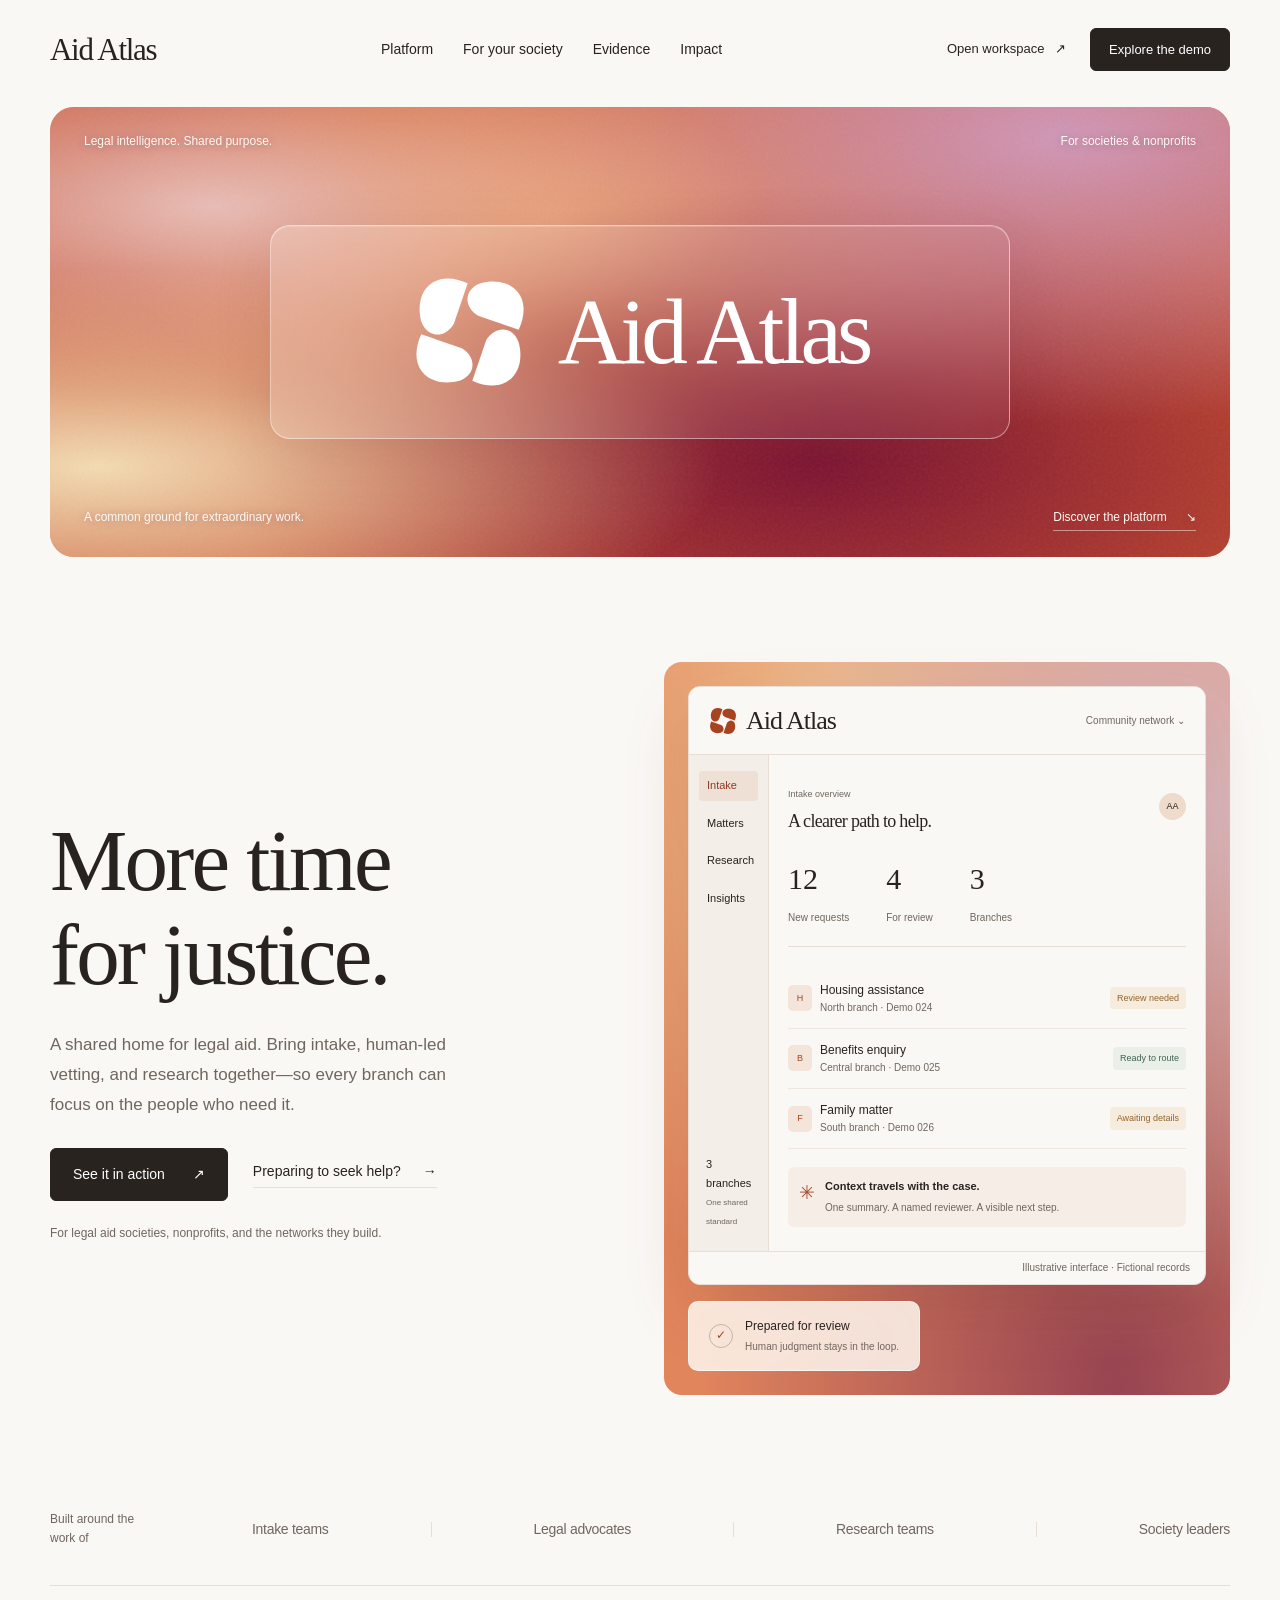
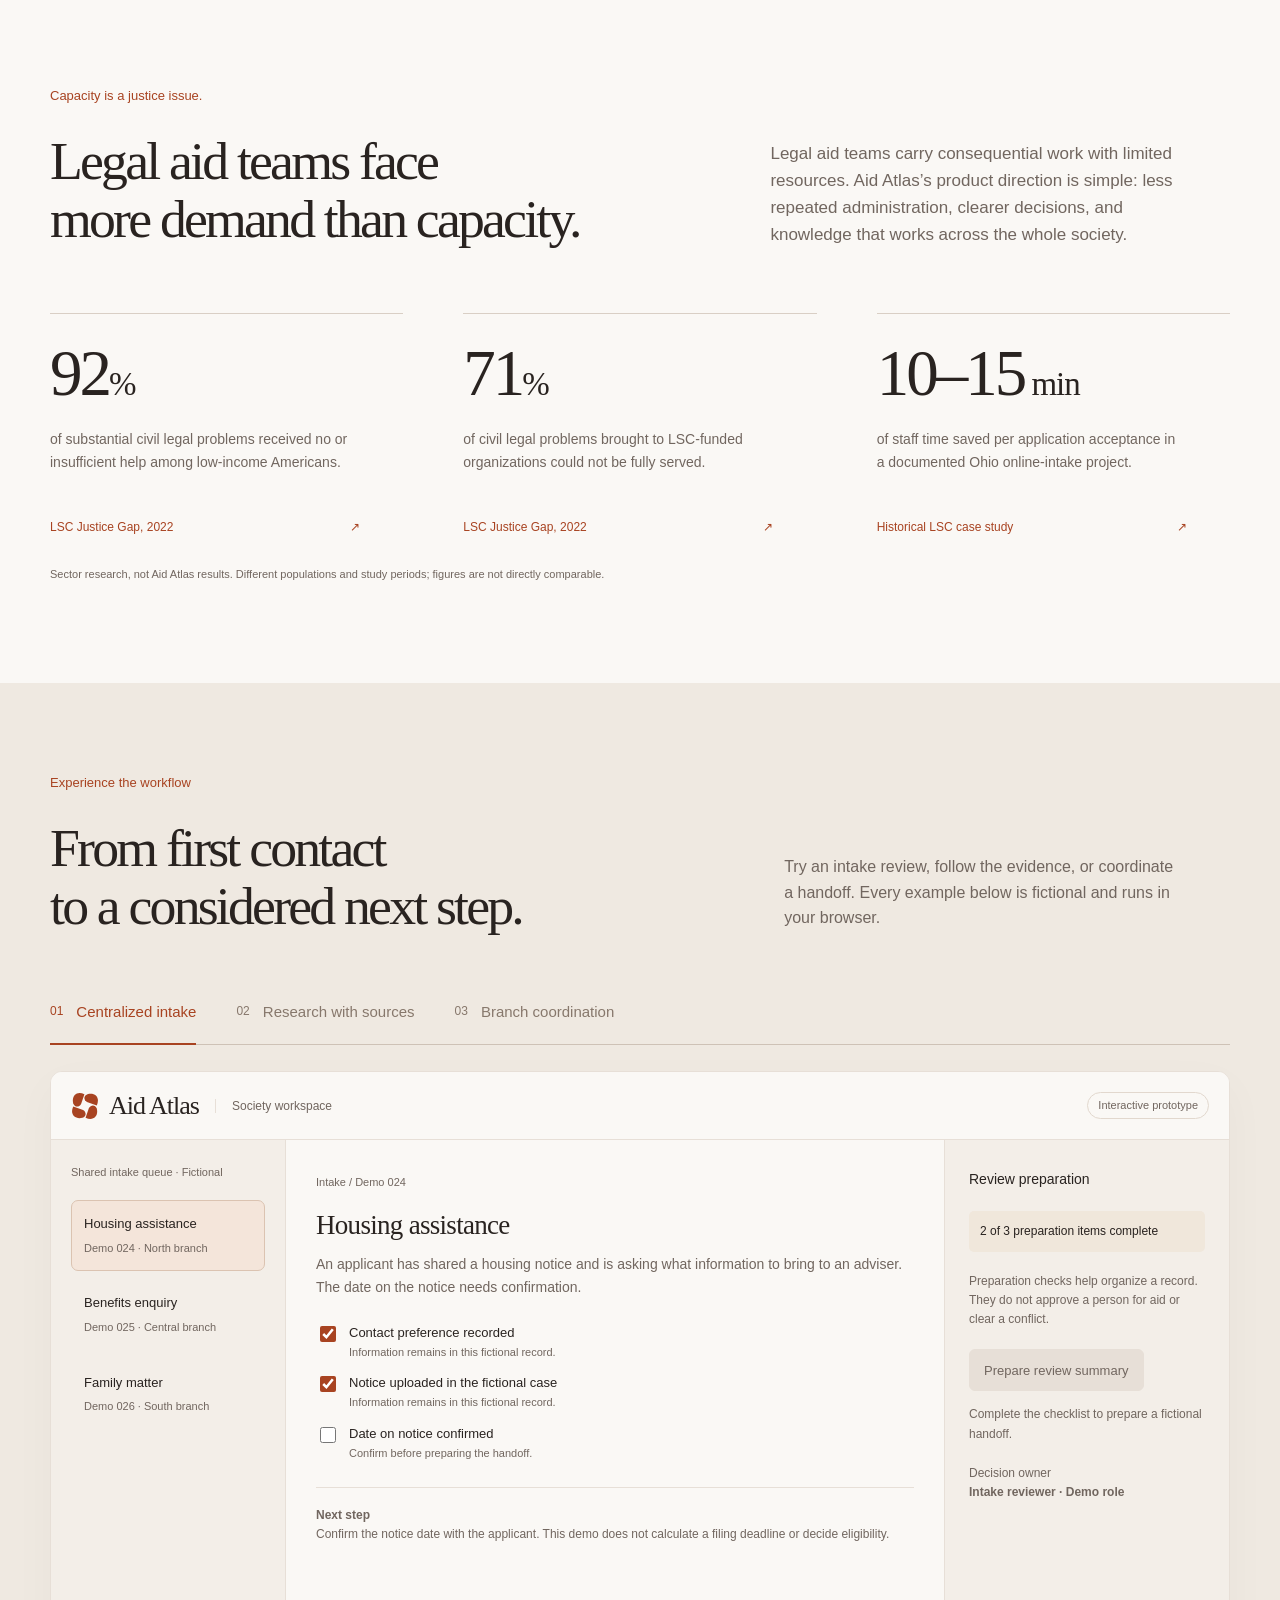
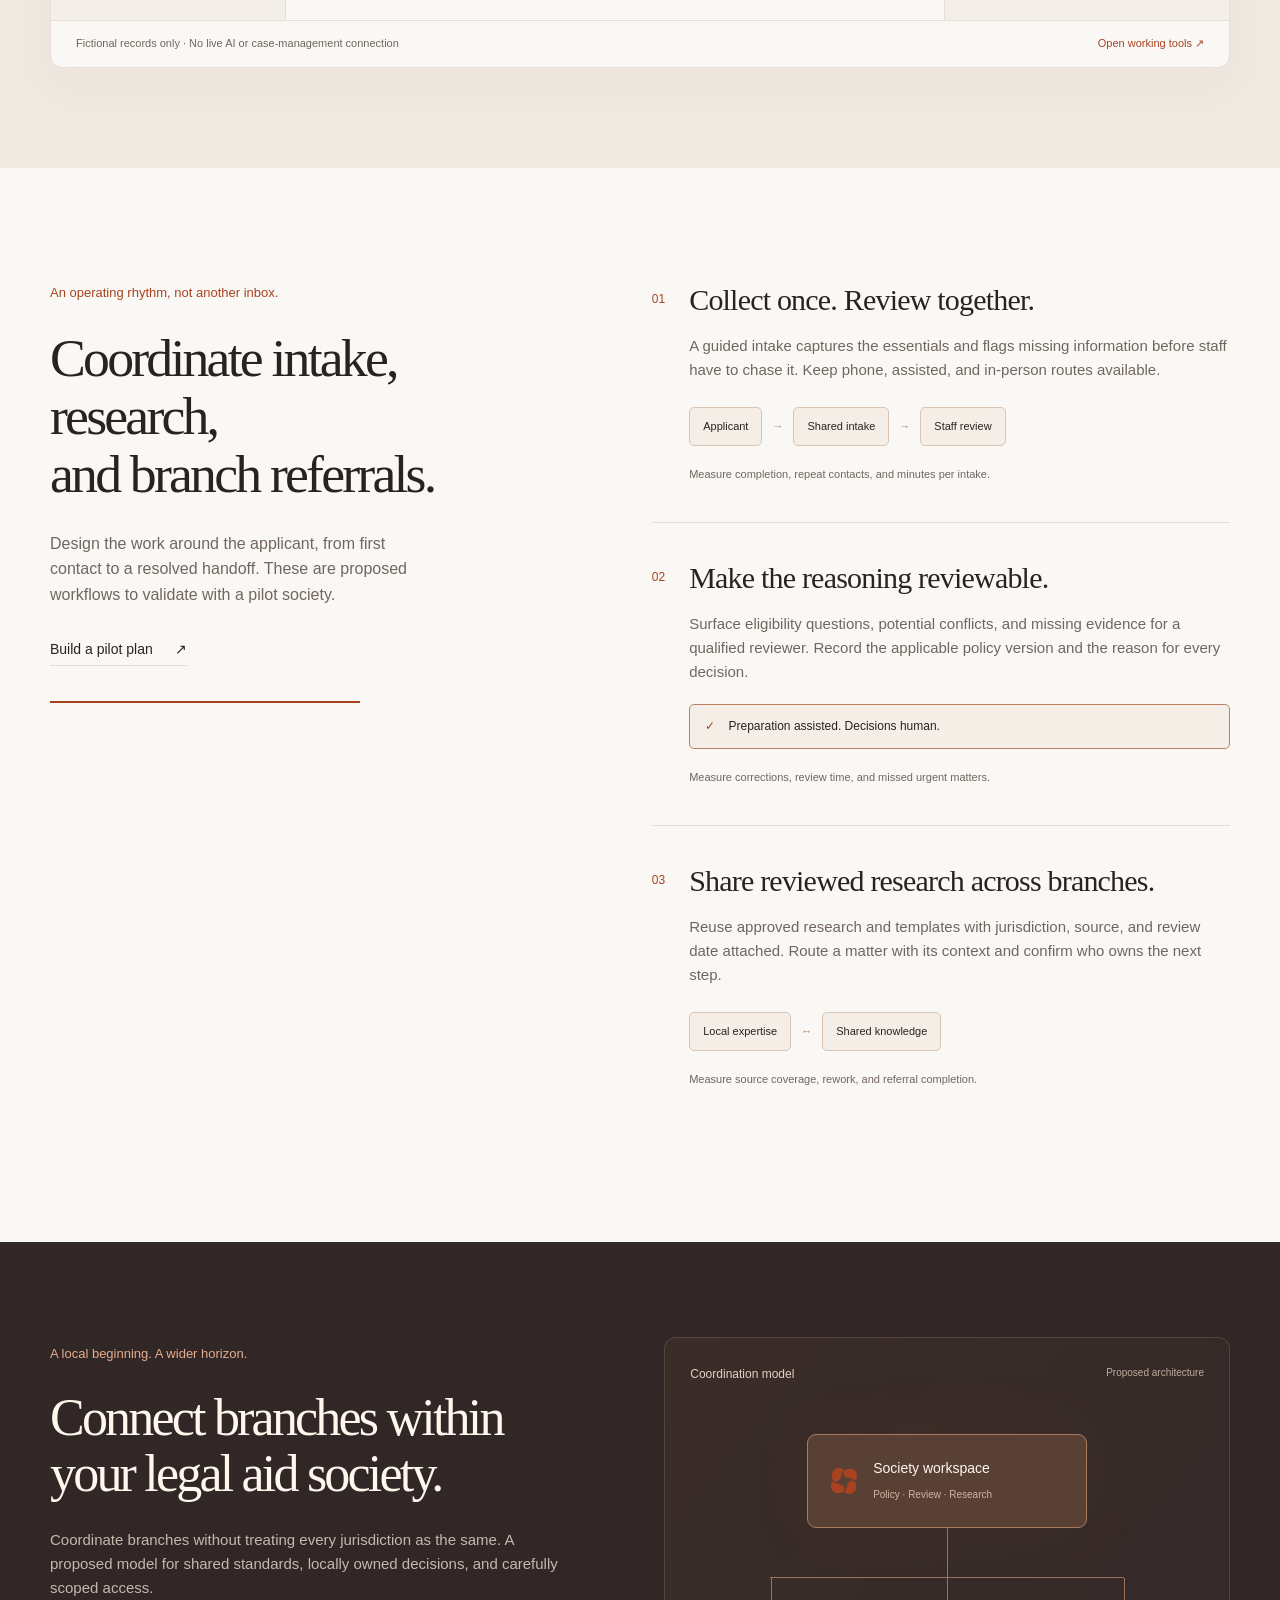
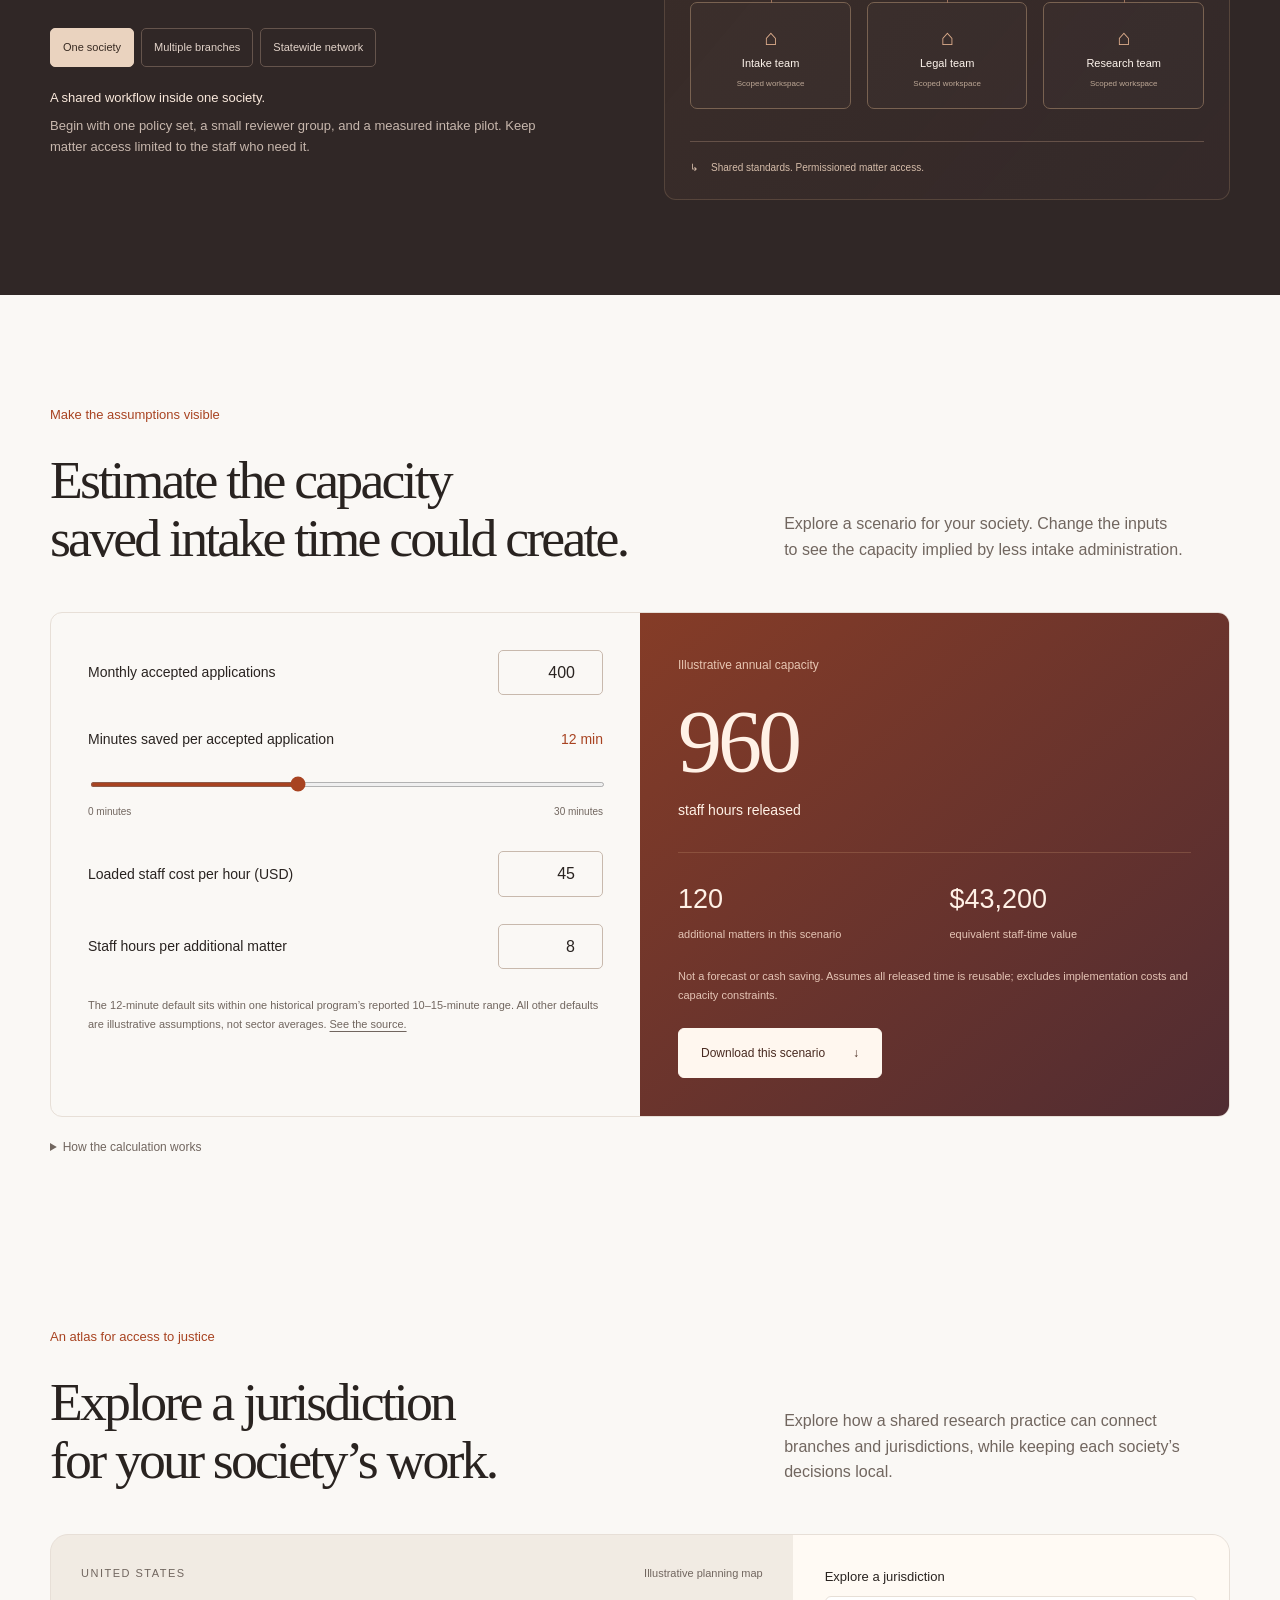
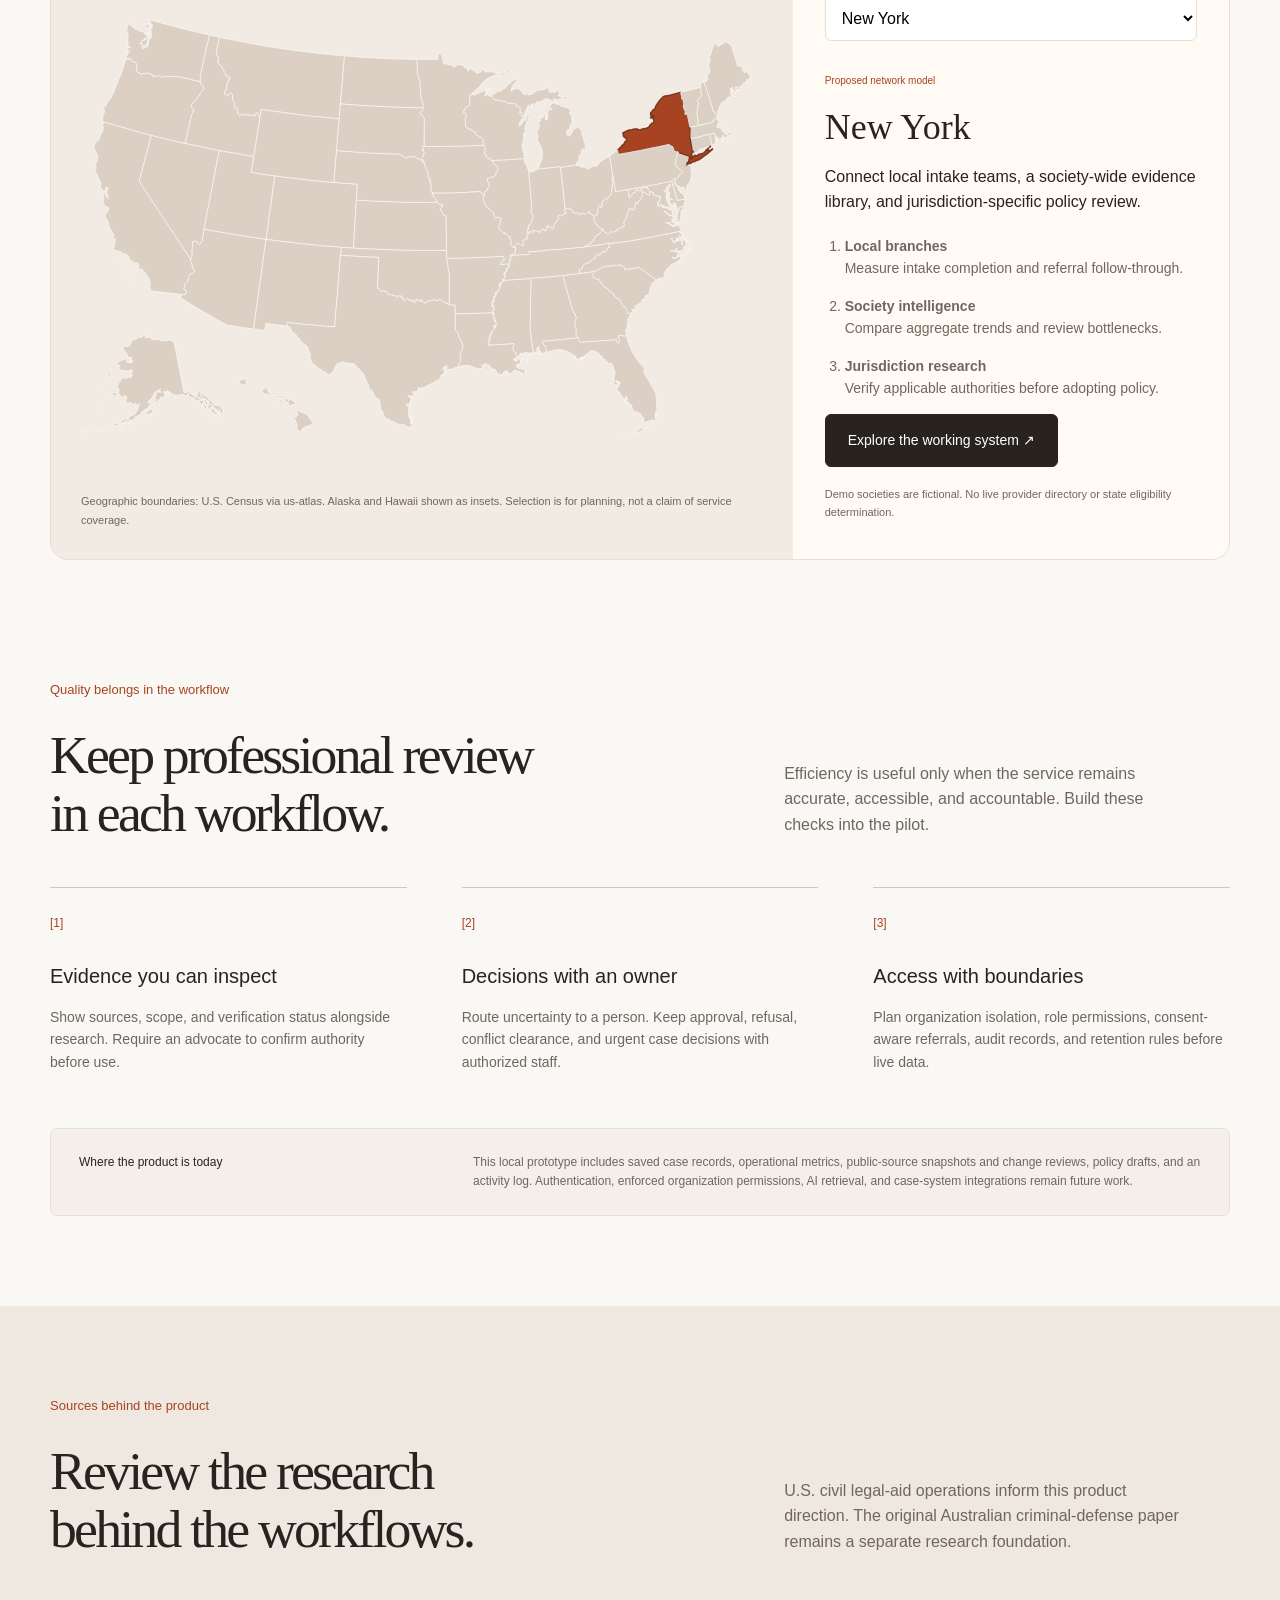
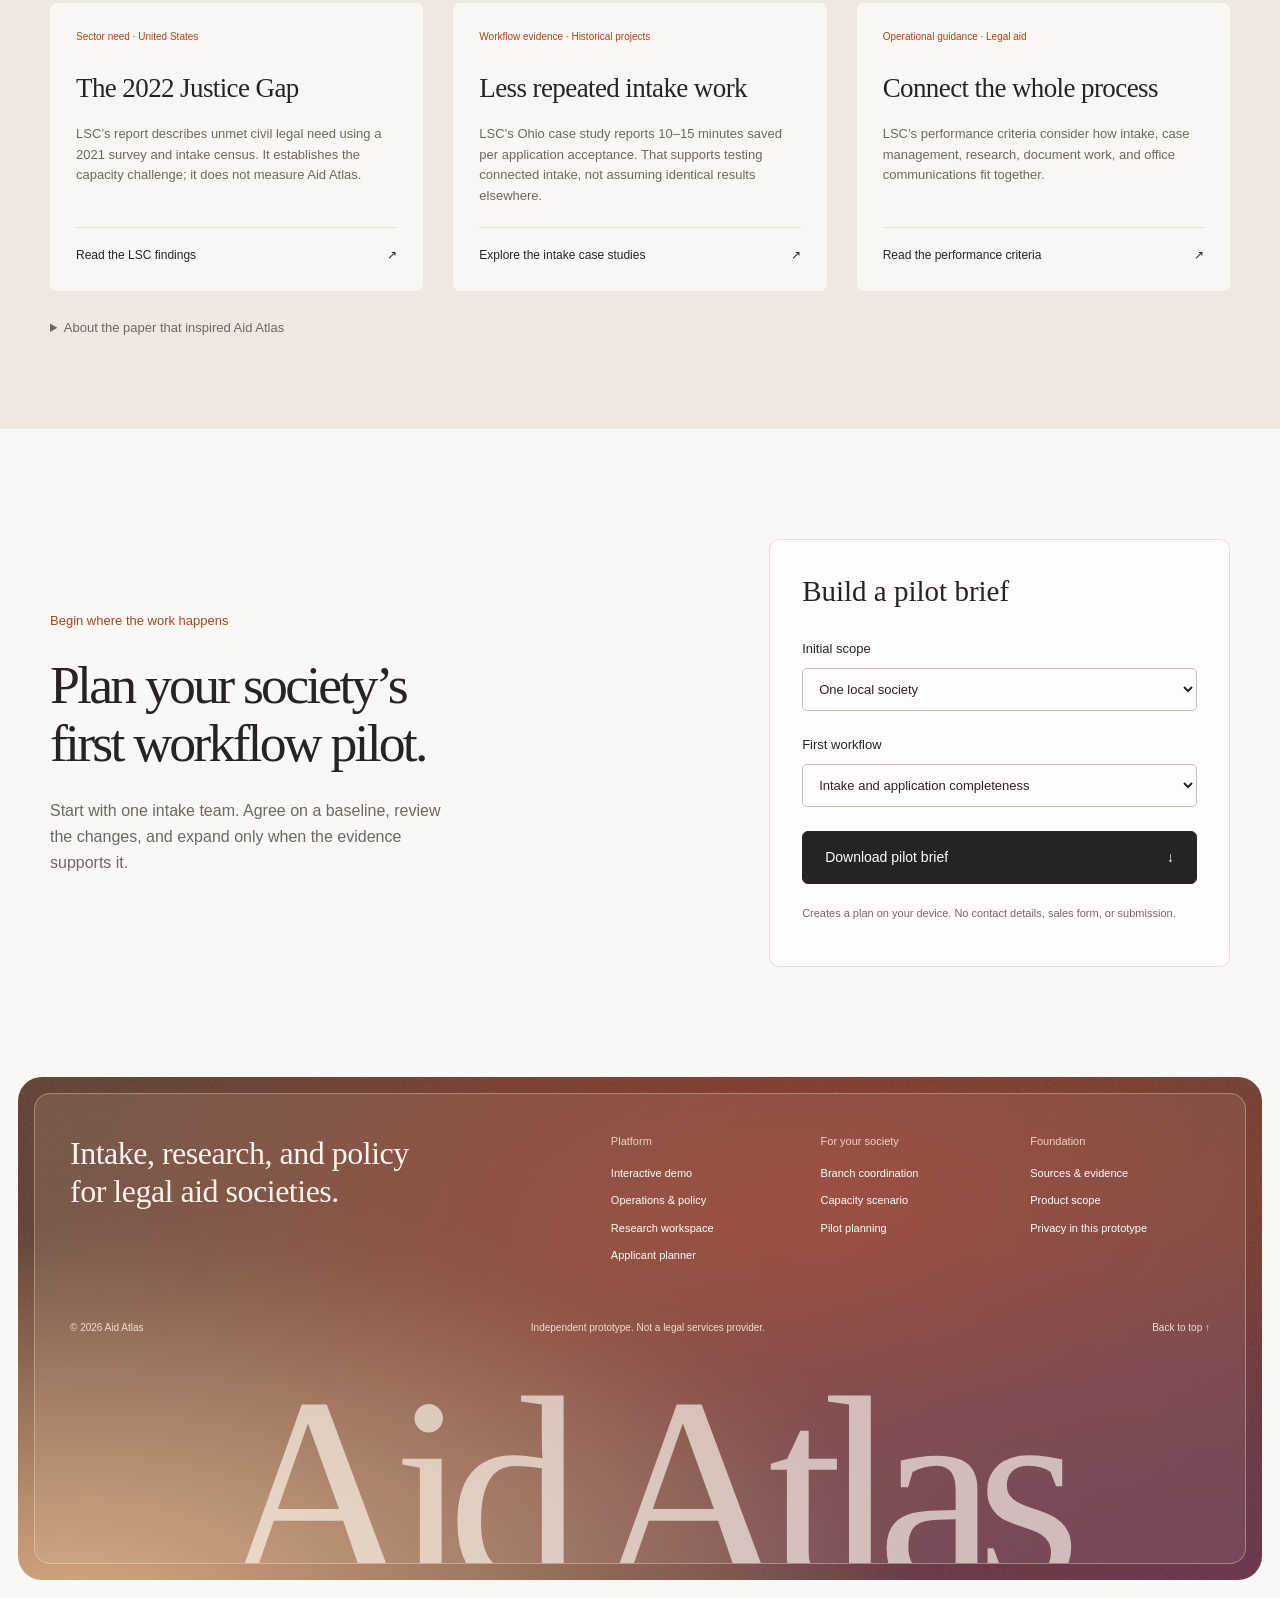
<file: index.html>
<!doctype html>
<html lang="en">
<head>
<meta charset="utf-8"><meta name="viewport" content="width=device-width,initial-scale=1"><meta name="theme-color" content="#faf8f5"><meta name="description" content="Aid Atlas is a legal-aid platform prototype for coordinated intake, human-led review, shared research, and branch-level capacity planning."><title>Aid Atlas — More time for justice.</title>
<link rel="icon" href="favicon.svg" type="image/svg+xml"><link rel="stylesheet" href="landing.css">
</head>
<body>
<a class="skip" href="#main">Skip to content</a>
<header class="site-header"><a class="wordmark" href="index.html" aria-label="Aid Atlas home">Aid Atlas</a><nav class="desktop-nav" aria-label="Main navigation"><a href="#platform">Platform</a><a href="#network">For your society</a><a href="#evidence">Evidence</a><a href="#impact">Impact</a></nav><div class="header-actions"><a class="quiet-link" href="system.html">Open workspace <span aria-hidden="true">↗</span></a><a class="button small" href="#demo">Explore the demo</a><button class="menu-toggle" aria-expanded="false" aria-controls="mobile-nav" aria-label="Toggle menu"><span></span><span></span></button></div></header>
<nav id="mobile-nav" aria-label="Mobile navigation" hidden><a href="#platform">Platform</a><a href="#network">For your society</a><a href="#evidence">Evidence</a><a href="#impact">Impact</a><a href="system.html">Open workspace</a></nav>
<main id="main">
<section class="brand-banner section-width" aria-label="Aid Atlas — Legal intelligence for the public good"><div class="banner-wash" aria-hidden="true"></div><div class="banner-topline"><span>Legal intelligence. Shared purpose.</span><span>For societies & nonprofits</span></div><div class="glass-brand"><svg class="atlas-emblem" viewBox="0 0 100 100" aria-hidden="true"><path d="M48 8C20-5 1 14 8 41c5 14 20 15 28 2L48 8Z" fill="currentColor"/><path d="M92 48C105 20 86 1 59 8c-14 5-15 20-2 28l35 12Z" fill="currentColor"/><path d="M52 92c28 13 47-6 40-33-5-14-20-15-28-2L52 92Z" fill="currentColor"/><path d="M8 52C-5 80 14 99 41 92c14-5 15-20 2-28L8 52Z" fill="currentColor"/></svg><span>Aid Atlas</span></div><div class="banner-bottomline"><span>A common ground for extraordinary work.</span><a href="#demo">Discover the platform <span aria-hidden="true">↘</span></a></div></section>
<section class="hero section-width">
<div class="hero-copy"><h1>More time<br> for justice.</h1><p class="hero-description">A shared home for legal aid. Bring intake, human-led vetting, and research together—so every branch can focus on the people who need it.</p><div class="hero-actions"><a class="button" href="#demo">See it in action <span aria-hidden="true">↗</span></a><a class="text-link" href="workspace.html#applicant">Preparing to seek help? <span aria-hidden="true">→</span></a></div><p class="hero-note">For legal aid societies, nonprofits, and the networks they build.</p></div>
<div class="hero-visual" aria-label="Illustrative preview of the Aid Atlas intake workspace">
<div class="hero-art" aria-hidden="true"></div><div class="preview-window"><div class="preview-title"><span class="product-mark"><svg class="atlas-emblem" viewBox="0 0 100 100" aria-hidden="true"><path d="M48 8C20-5 1 14 8 41c5 14 20 15 28 2L48 8Z" fill="currentColor"/><path d="M92 48C105 20 86 1 59 8c-14 5-15 20-2 28l35 12Z" fill="currentColor"/><path d="M52 92c28 13 47-6 40-33-5-14-20-15-28-2L52 92Z" fill="currentColor"/><path d="M8 52C-5 80 14 99 41 92c14-5 15-20 2-28L8 52Z" fill="currentColor"/></svg></span><strong>Aid Atlas</strong><span class="preview-branch">Community network <span aria-hidden="true">⌄</span></span></div><div class="preview-layout"><div class="preview-nav"><span class="selected">Intake</span><span>Matters</span><span>Research</span><span>Insights</span><div class="preview-nav-bottom">3 branches<br><small>One shared standard</small></div></div><div class="preview-main"><div class="preview-heading"><div><span class="muted-label">Intake overview</span><h3>A clearer path to help.</h3></div><span class="avatar">AA</span></div><div class="preview-metrics"><div><strong>12</strong><span>New requests</span></div><div><strong>4</strong><span>For review</span></div><div><strong>3</strong><span>Branches</span></div></div><div class="preview-row"><span class="matter-icon">H</span><div><strong>Housing assistance</strong><small>North branch · Demo 024</small></div><span class="status amber">Review needed</span></div><div class="preview-row"><span class="matter-icon">B</span><div><strong>Benefits enquiry</strong><small>Central branch · Demo 025</small></div><span class="status">Ready to route</span></div><div class="preview-row"><span class="matter-icon">F</span><div><strong>Family matter</strong><small>South branch · Demo 026</small></div><span class="status amber">Awaiting details</span></div><div class="preview-insight"><span class="spark" aria-hidden="true">✳</span><div><strong>Context travels with the case.</strong><p>One summary. A named reviewer. A visible next step.</p></div></div></div></div><div class="preview-caption">Illustrative interface · Fictional records</div></div><div class="floating-note"><span class="note-icon" aria-hidden="true">✓</span><div>Prepared for review<small>Human judgment stays in the loop.</small></div></div>
</div></section>
<div class="audience-strip section-width"><span>Built around the work of</span><strong>Intake teams</strong><span class="strip-divider"></span><strong>Legal advocates</strong><span class="strip-divider"></span><strong>Research teams</strong><span class="strip-divider"></span><strong>Society leaders</strong></div>
<section class="mission section-width" id="platform"><div><p class="eyebrow">Capacity is a justice issue.</p><h2>Legal aid teams face<br>more demand than capacity.</h2></div><p>Legal aid teams carry consequential work with limited resources. Aid Atlas’s product direction is simple: less repeated administration, clearer decisions, and knowledge that works across the whole society.</p></section>
<section class="evidence-strip section-width" aria-label="Legal aid research figures"><article><span class="stat-number">92<span>%</span></span><p>of substantial civil legal problems received no or insufficient help among low-income Americans.</p><a href="#source-1">LSC Justice Gap, 2022 <span>↗</span></a></article><article><span class="stat-number">71<span>%</span></span><p>of civil legal problems brought to LSC-funded organizations could not be fully served.</p><a href="#source-1">LSC Justice Gap, 2022 <span>↗</span></a></article><article><span class="stat-number">10–15<span> min</span></span><p>of staff time saved per application acceptance in a documented Ohio online-intake project.</p><a href="#source-2">Historical LSC case study <span>↗</span></a></article></section>
<p class="stat-disclaimer section-width">Sector research, not Aid Atlas results. Different populations and study periods; figures are not directly comparable.</p>
<section class="demo-section" id="demo"><div class="section-width"><div class="section-heading"><div><p class="eyebrow">Experience the workflow</p><h2>From first contact<br>to a considered next step.</h2></div><p>Try an intake review, follow the evidence, or coordinate a handoff. Every example below is fictional and runs in your browser.</p></div>
<div class="demo-tabs" role="tablist" aria-label="Product demonstrations"><button role="tab" id="tab-intake" aria-controls="demo-panel" aria-selected="true" data-demo="intake">01 <span>Centralized intake</span></button><button role="tab" id="tab-research" aria-controls="demo-panel" aria-selected="false" tabindex="-1" data-demo="research">02 <span>Research with sources</span></button><button role="tab" id="tab-routing" aria-controls="demo-panel" aria-selected="false" tabindex="-1" data-demo="routing">03 <span>Branch coordination</span></button></div>
<div class="demo-shell"><div class="demo-topbar"><span class="demo-identity"><span class="product-mark"><svg class="atlas-emblem" viewBox="0 0 100 100" aria-hidden="true"><path d="M48 8C20-5 1 14 8 41c5 14 20 15 28 2L48 8Z" fill="currentColor"/><path d="M92 48C105 20 86 1 59 8c-14 5-15 20-2 28l35 12Z" fill="currentColor"/><path d="M52 92c28 13 47-6 40-33-5-14-20-15-28-2L52 92Z" fill="currentColor"/><path d="M8 52C-5 80 14 99 41 92c14-5 15-20 2-28L8 52Z" fill="currentColor"/></svg></span><span class="demo-brand">Aid Atlas</span><span class="demo-workspace">Society workspace</span></span><span class="demo-badge">Interactive prototype</span></div><div id="demo-panel" role="tabpanel" aria-labelledby="tab-intake" tabindex="0"></div><div class="demo-bottom"><span>Fictional records only · No live AI or case-management connection</span><a href="workspace.html">Open working tools <span aria-hidden="true">↗</span></a></div></div>
</div></section>
<section class="workflow-story section-width" id="workflow"><div class="story-intro"><p class="eyebrow">An operating rhythm, not another inbox.</p><h2>Coordinate intake, research,<br>and branch referrals.</h2><p>Design the work around the applicant, from first contact to a resolved handoff. These are proposed workflows to validate with a pilot society.</p><a class="text-link" href="#pilot">Build a pilot plan <span aria-hidden="true">↗</span></a><div class="story-progress" aria-hidden="true"><span></span></div></div><div class="story-steps"><article class="story-step"><span class="step-index">01</span><div><h3>Collect once. Review together.</h3><p>A guided intake captures the essentials and flags missing information before staff have to chase it. Keep phone, assisted, and in-person routes available.</p><div class="micro-workflow"><span>Applicant</span><i aria-hidden="true">→</i><span>Shared intake</span><i aria-hidden="true">→</i><span>Staff review</span></div><small>Measure completion, repeat contacts, and minutes per intake.</small></div></article><article class="story-step"><span class="step-index">02</span><div><h3>Make the reasoning reviewable.</h3><p>Surface eligibility questions, potential conflicts, and missing evidence for a qualified reviewer. Record the applicable policy version and the reason for every decision.</p><div class="review-chip"><span aria-hidden="true">✓</span> Preparation assisted. Decisions human.</div><small>Measure corrections, review time, and missed urgent matters.</small></div></article><article class="story-step"><span class="step-index">03</span><div><h3>Share reviewed research across branches.</h3><p>Reuse approved research and templates with jurisdiction, source, and review date attached. Route a matter with its context and confirm who owns the next step.</p><div class="micro-workflow"><span>Local expertise</span><i aria-hidden="true">↔</i><span>Shared knowledge</span></div><small>Measure source coverage, rework, and referral completion.</small></div></article></div></section>
<section class="network-section" id="network"><div class="section-width network-grid"><div><p class="eyebrow">A local beginning. A wider horizon.</p><h2>Connect branches within<br>your legal aid society.</h2><p>Coordinate branches without treating every jurisdiction as the same. A proposed model for shared standards, locally owned decisions, and carefully scoped access.</p><div class="scale-controls" role="group" aria-label="Explore organization scale"><button data-scale="local" aria-pressed="true">One society</button><button data-scale="branches" aria-pressed="false">Multiple branches</button><button data-scale="state" aria-pressed="false">Statewide network</button></div><div id="scale-description" aria-live="polite"></div></div><div class="network-map" aria-label="Proposed society and branch coordination structure"><div class="network-label">Coordination model <span>Proposed architecture</span></div><div class="network-hub"><span class="product-mark"><svg class="atlas-emblem" viewBox="0 0 100 100" aria-hidden="true"><path d="M48 8C20-5 1 14 8 41c5 14 20 15 28 2L48 8Z" fill="currentColor"/><path d="M92 48C105 20 86 1 59 8c-14 5-15 20-2 28l35 12Z" fill="currentColor"/><path d="M52 92c28 13 47-6 40-33-5-14-20-15-28-2L52 92Z" fill="currentColor"/><path d="M8 52C-5 80 14 99 41 92c14-5 15-20 2-28L8 52Z" fill="currentColor"/></svg></span><div><strong id="hub-label">Society workspace</strong><span>Policy · Review · Research</span></div></div><div class="network-connectors" aria-hidden="true"></div><div class="branch-nodes"><div class="branch-node" data-node="0"><span class="node-symbol" aria-hidden="true">⌂</span><strong id="node-0">Intake team</strong><small>Scoped workspace</small></div><div class="branch-node" data-node="1"><span class="node-symbol" aria-hidden="true">⌂</span><strong id="node-1">Legal team</strong><small>Scoped workspace</small></div><div class="branch-node" data-node="2"><span class="node-symbol" aria-hidden="true">⌂</span><strong id="node-2">Research team</strong><small>Scoped workspace</small></div></div><div class="network-rule"><span aria-hidden="true">↳</span> Shared standards. Permissioned matter access.</div></div></div></section>
<section class="impact-section section-width" id="impact"><div class="section-heading"><div><p class="eyebrow">Make the assumptions visible</p><h2>Estimate the capacity<br>saved intake time could create.</h2></div><p>Explore a scenario for your society. Change the inputs to see the capacity implied by less intake administration.</p></div><div class="impact-grid"><form class="impact-controls" id="impact-form"><div class="input-row"><label for="monthly-intakes">Monthly accepted applications</label><input id="monthly-intakes" type="number" value="400" min="0" max="100000" step="1" required></div><div class="range-label"><label for="minutes-saved">Minutes saved per accepted application</label><output for="minutes-saved" id="minutes-output">12 min</output></div><input id="minutes-saved" type="range" min="0" max="30" step="1" value="12"><div class="range-extents"><span>0 minutes</span><span>30 minutes</span></div><div class="input-row"><label for="hourly-cost">Loaded staff cost per hour (USD)</label><input id="hourly-cost" type="number" value="45" min="0" max="1000" step="1" required></div><div class="input-row"><label for="matter-hours">Staff hours per additional matter</label><input id="matter-hours" type="number" value="8" min="0.5" max="1000" step="0.5" required></div><p class="fine-print">The 12-minute default sits within one historical program’s reported 10–15-minute range. All other defaults are illustrative assumptions, not sector averages. <a href="#source-2">See the source.</a></p></form><div class="impact-result" aria-live="polite"><span class="result-label">Illustrative annual capacity</span><div class="impact-big"><span id="impact-hours">960</span><span>staff hours released</span></div><div class="impact-secondary"><div><strong id="impact-matters">120</strong><span>additional matters in this scenario</span></div><div><strong id="impact-value">$43,200</strong><span>equivalent staff-time value</span></div></div><p id="impact-status">Not a forecast or cash saving. Assumes all released time is reusable; excludes implementation costs and capacity constraints.</p><button class="button light" id="download-impact" type="button">Download this scenario <span aria-hidden="true">↓</span></button></div></div><details class="methodology"><summary>How the calculation works</summary><p>Annual hours = monthly accepted applications × 12 × minutes saved ÷ 60. Additional matters = annual hours ÷ assumed hours per matter, rounded down. Staff-time value = annual hours × hourly cost. This does not predict case outcomes, reduce the need for professional judgment, or demonstrate a causal benefit from software.</p></details></section>
<section class="section-width atlas-map-section" id="atlas-map"><div class="section-heading"><div><p class="eyebrow">An atlas for access to justice</p><h2>Explore a jurisdiction<br>for your society’s work.</h2></div><p>Explore how a shared research practice can connect branches and jurisdictions, while keeping each society’s decisions local.</p></div><div class="map-shell"><div><div class="map-caption">UNITED STATES <span>Illustrative planning map</span></div><div id="jurisdiction-map"></div><p class="fine-print">Geographic boundaries: U.S. Census via us-atlas. Alaska and Hawaii shown as insets. Selection is for planning, not a claim of service coverage.</p></div><aside class="map-detail"><label for="map-state">Explore a jurisdiction</label><select id="map-state"></select><span class="source-type">Proposed network model</span><h3 id="map-title">New York</h3><p>Connect local intake teams, a society-wide evidence library, and jurisdiction-specific policy review.</p><ol><li><strong>Local branches</strong><br>Measure intake completion and referral follow-through.</li><li><strong>Society intelligence</strong><br>Compare aggregate trends and review bottlenecks.</li><li><strong>Jurisdiction research</strong><br>Verify applicable authorities before adopting policy.</li></ol><a class="button" href="system.html">Explore the working system ↗</a><p class="fine-print">Demo societies are fictional. No live provider directory or state eligibility determination.</p></aside></div></section>
<section class="quality-section section-width" id="quality"><div class="section-heading"><div><p class="eyebrow">Quality belongs in the workflow</p><h2>Keep professional review<br>in each workflow.</h2></div><p>Efficiency is useful only when the service remains accurate, accessible, and accountable. Build these checks into the pilot.</p></div><div class="quality-grid"><article><span class="quality-icon" aria-hidden="true">[1]</span><h3>Evidence you can inspect</h3><p>Show sources, scope, and verification status alongside research. Require an advocate to confirm authority before use.</p></article><article><span class="quality-icon" aria-hidden="true">[2]</span><h3>Decisions with an owner</h3><p>Route uncertainty to a person. Keep approval, refusal, conflict clearance, and urgent case decisions with authorized staff.</p></article><article><span class="quality-icon" aria-hidden="true">[3]</span><h3>Access with boundaries</h3><p>Plan organization isolation, role permissions, consent-aware referrals, audit records, and retention rules before live data.</p></article></div><div class="prototype-note"><strong>Where the product is today</strong><p>This local prototype includes saved case records, operational metrics, public-source snapshots and change reviews, policy drafts, and an activity log. Authentication, enforced organization permissions, AI retrieval, and case-system integrations remain future work.</p></div></section>
<section class="evidence-section" id="evidence"><div class="section-width"><div class="section-heading"><div><p class="eyebrow">Sources behind the product</p><h2>Review the research<br>behind the workflows.</h2></div><p>U.S. civil legal-aid operations inform this product direction. The original Australian criminal-defense paper remains a separate research foundation.</p></div><div class="source-grid"><article id="source-1"><span class="source-type">Sector need · United States</span><h3>The 2022 Justice Gap</h3><p>LSC’s report describes unmet civil legal need using a 2021 survey and intake census. It establishes the capacity challenge; it does not measure Aid Atlas.</p><a href="https://justicegap.lsc.gov/resource/section-1-introduction/" target="_blank" rel="noopener">Read the LSC findings <span aria-hidden="true">↗</span></a></article><article id="source-2"><span class="source-type">Workflow evidence · Historical projects</span><h3>Less repeated intake work</h3><p>LSC’s Ohio case study reports 10–15 minutes saved per application acceptance. That supports testing connected intake, not assuming identical results elsewhere.</p><a href="https://www.lsc.gov/i-am-grantee/grantee-guidance/lsc-reporting-requirements/tig-reporting/online-intake-triage" target="_blank" rel="noopener">Explore the intake case studies <span aria-hidden="true">↗</span></a></article><article id="source-3"><span class="source-type">Operational guidance · Legal aid</span><h3>Connect the whole process</h3><p>LSC’s performance criteria consider how intake, case management, research, document work, and office communications fit together.</p><a href="https://www.lsc.gov/our-impact/publications/other-publications-and-reports/lsc-performance-criteria" target="_blank" rel="noopener">Read the performance criteria <span aria-hidden="true">↗</span></a></article></div><details class="paper-note"><summary>About the paper that inspired Aid Atlas</summary><p>Fabio I. Martinenghi’s supplied August 2026 preprint studies aid denial and criminal court outcomes in New South Wales using double machine learning. Its estimates depend on sample restrictions and identification assumptions. They are not U.S. eligibility rules, a reason to decline legal aid, or evidence that this prototype improves legal outcomes.</p><a href="paper.pdf" target="_blank" rel="noopener">Open the source paper ↗</a> <a href="workspace.html#evidence">Explore the research workspace ↗</a></details></div></section>
<section class="pilot-section section-width" id="pilot"><div><p class="eyebrow">Begin where the work happens</p><h2>Plan your society’s<br>first workflow pilot.</h2><p>Start with one intake team. Agree on a baseline, review the changes, and expand only when the evidence supports it.</p></div><div class="pilot-plan"><h3>Build a pilot brief</h3><form id="pilot-form"><label for="pilot-scale">Initial scope</label><select id="pilot-scale"><option>One local society</option><option>Multiple branches within a society</option><option>Statewide partner network</option></select><label for="pilot-focus">First workflow</label><select id="pilot-focus"><option>Intake and application completeness</option><option>Research review and knowledge reuse</option><option>Branch referrals and handoffs</option></select><button class="button" type="submit">Download pilot brief <span aria-hidden="true">↓</span></button><p class="fine-print">Creates a plan on your device. No contact details, sales form, or submission.</p><p id="pilot-status" role="status"></p></form></div></section>
</main>
<footer class="footer-banner"><div class="footer-aurora" aria-hidden="true"></div><div class="footer-glass"><div class="footer-top"><div class="footer-message">Intake, research, and policy<br>for legal aid societies.</div><div class="footer-links"><div><h3>Platform</h3><a href="#demo">Interactive demo</a><a href="system.html">Operations & policy</a><a href="workspace.html">Research workspace</a><a href="workspace.html#applicant">Applicant planner</a></div><div><h3>For your society</h3><a href="#network">Branch coordination</a><a href="#impact">Capacity scenario</a><a href="#pilot">Pilot planning</a></div><div><h3>Foundation</h3><a href="#evidence">Sources & evidence</a><a href="#quality">Product scope</a><button id="privacy-button">Privacy in this prototype</button></div></div></div><div class="footer-meta"><span>© 2026 Aid Atlas</span><span>Independent prototype. Not a legal services provider.</span><a href="#main">Back to top ↑</a></div><div class="footer-wordmark" aria-hidden="true">Aid Atlas</div></div></footer>
<dialog id="privacy-dialog" aria-labelledby="privacy-title"><button class="dialog-close" aria-label="Close privacy information">×</button><h2 id="privacy-title">Your work stays local.</h2><p>Landing demonstrations and the applicant/research tools process data in your browser. The operations workspace saves case records, aggregate metrics, policy drafts, public-source snapshots, and activity logs to a local SQLite database. No accounts or analytics are configured. Downloaded files remain on your device.</p><p>Links to research sources open external websites with their own privacy practices. Do not enter confidential client information into demonstration interfaces. The proposed multi-branch security controls are not implemented here.</p><button class="button dialog-done">Understood</button></dialog>
<script src="map.js"></script><script src="impact.js"></script><script src="landing.js"></script>
</body></html>
</file>
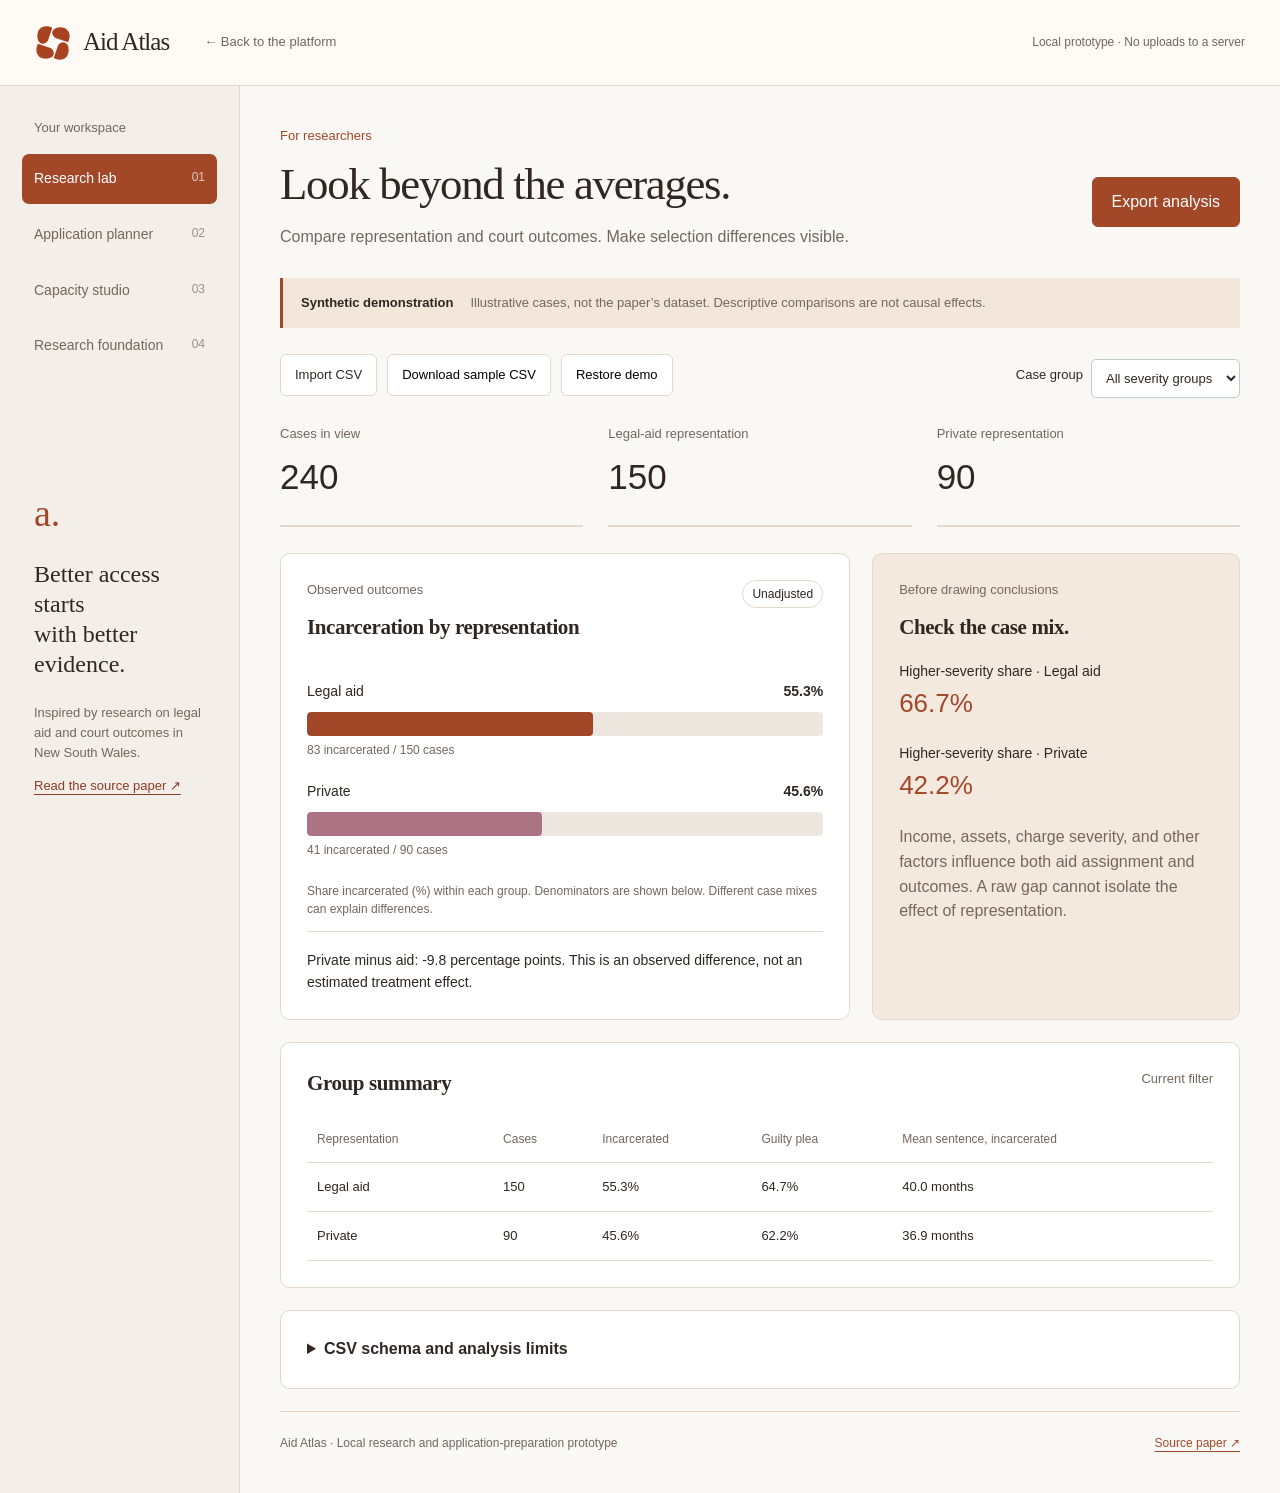
<file: workspace.html>
<!doctype html><html lang="en"><head><meta charset="utf-8"><meta name="viewport" content="width=device-width,initial-scale=1"><title>Aid Atlas — Working tools</title><link rel="icon" href="favicon.svg"><link rel="stylesheet" href="style.css"><link rel="stylesheet" href="workspace-theme.css"></head><body><a class="skip" href="#main">Skip to workspace</a><header><a class="brand" href="index.html"><img class="workspace-logo" src="favicon.svg" width="36" height="36" alt="">Aid Atlas</a><a class="tagline" href="index.html">← Back to the platform</a><span class="local">Local prototype · No uploads to a server</span></header><div class="shell"><aside><p class="nav-label">Your workspace</p><nav aria-label="Workspace"><button data-view="research" class="active">Research lab <span>01</span></button><button data-view="applicant">Application planner <span>02</span></button><button data-view="capacity">Capacity studio <span>03</span></button><button data-view="evidence">Research foundation <span>04</span></button></nav><div class="aside-note"><span class="mini-logo">a.</span><h3>Better access starts<br>with better evidence.</h3><p>Inspired by research on legal aid and court outcomes in New South Wales.</p><a href="paper.pdf" target="_blank" rel="noopener">Read the source paper ↗</a></div></aside><main id="main">
<section id="research" class="view"><div class="title-row"><div><p class="eyebrow">For researchers</p><h1>Look beyond the averages.</h1><p class="sub">Compare representation and court outcomes. Make selection differences visible.</p></div><button id="export" class="primary">Export analysis</button></div><div class="notice"><strong id="dataset-label">Synthetic demonstration</strong><span id="dataset-detail">Illustrative cases, not the paper’s dataset. Descriptive comparisons are not causal effects.</span></div><div class="toolbar"><label class="upload">Import CSV<input id="csv" type="file" accept=".csv,text/csv"></label><button id="template">Download sample CSV</button><button id="reset-data">Restore demo</button><label class="filter">Case group<select id="severity"><option value="all">All severity groups</option><option value="lower">Lower severity</option><option value="higher">Higher severity</option></select></label></div><p id="import-status" role="status"></p><div id="stats" class="stats"></div><div class="research-grid"><article class="panel"><div class="panel-head"><div><p class="eyebrow">Observed outcomes</p><h2>Incarceration by representation</h2></div><span class="pill">Unadjusted</span></div><div id="chart"></div><p class="caption">Share incarcerated (%) within each group. Denominators are shown below. Different case mixes can explain differences.</p><div id="comparison" class="finding"></div></article><article class="panel contrast"><p class="eyebrow">Before drawing conclusions</p><h2>Check the case mix.</h2><div id="balance"></div><p>Income, assets, charge severity, and other factors influence both aid assignment and outcomes. A raw gap cannot isolate the effect of representation.</p></article></div><article class="panel data-panel"><div class="panel-head"><h2>Group summary</h2><span class="muted">Current filter</span></div><div class="table-wrap"><table><thead><tr><th>Representation</th><th>Cases</th><th>Incarcerated</th><th>Guilty plea</th><th>Mean sentence, incarcerated</th></tr></thead><tbody id="summary"></tbody></table></div></article><details class="panel"><summary>CSV schema and analysis limits</summary><p>Use exactly these five columns: <code>representation,severity,incarcerated,guilty_plea,sentence_months</code>. Representation: <code>aid</code> or <code>private</code>. Severity: <code>lower</code> or <code>higher</code>. Binary outcomes: 0 or 1. Sentence months: a non-negative number; use 0 when not incarcerated.</p><p>Only anonymized aggregate-compatible records belong here. Do not include names, case IDs, or contact information. Extra columns are rejected. Maximum 10,000 rows and 2 MB. The file is processed in this browser’s memory and cleared when you reload.</p><p>This prototype does not fit a double-machine-learning model, establish unconfoundedness, estimate causal effects, or predict individual outcomes. No confidence intervals are shown. Exported results are descriptive.</p></details></section>
<section id="applicant" class="view" hidden><p class="eyebrow">For applicants</p><h1>Prepare for the conversation.</h1><p class="sub">Build a practical checklist to take to a legal-aid service. No names or case details needed.</p><div class="notice"><strong>Preparation, not an eligibility decision</strong><span>Requirements vary by service and location. Your answers create a planning checklist, not legal advice or an application submission.</span></div><div class="app-grid"><form id="planner" class="panel"><h2>Your starting point</h2><label>Application stage<select name="stage"><option value="first">Preparing a first application</option><option value="waiting">Waiting for a decision</option><option value="denied">Aid has been refused</option></select></label><label>Type of matter<select name="matter"><option>Criminal</option><option>Family</option><option>Civil</option><option>Not sure</option></select></label><label>Next appointment or court date (optional)<input type="date" name="date"></label><label>Income situation<select name="income"><option value="employed">Employed</option><option value="benefits">Receiving benefits</option><option value="variable">Self-employed or variable income</option><option value="none">No current income</option></select></label><fieldset><legend>What would help you prepare?</legend><label class="check"><input type="checkbox" name="dependants">I support dependants</label><label class="check"><input type="checkbox" name="interpreter">I need an interpreter</label><label class="check"><input type="checkbox" name="access">I need an accessibility adjustment</label></fieldset><button class="primary" type="submit">Create my checklist</button></form><article class="panel" id="plan-output"><p class="eyebrow">Your preparation plan</p><h2>A clearer next step.</h2><p>Choose your circumstances to get a document checklist and questions to ask the service.</p><ul class="starter"><li>Gather your financial information.</li><li>Keep notices and correspondence together.</li><li>Write down important dates and questions.</li></ul><p class="caption">Answers stay in this tab. Nothing is submitted or saved automatically.</p></article></div></section>
<section id="capacity" class="view" hidden><p class="eyebrow">For service planners</p><h1>Explore the access–time trade-off.</h1><p class="sub">See what an assumed budget can support. This is capacity arithmetic, not an outcome forecast.</p><div class="app-grid"><form class="panel" id="capacity-form"><h2>Set your assumptions</h2><label>Annual casework budget (AUD)<input id="budget" type="number" min="1" max="1000000000" value="1000000" required></label><label>Fully loaded cost per casework hour (AUD)<input id="cost" type="number" min="1" max="100000" value="150" required></label><label>Expected applications per year<input id="demand" type="number" min="1" max="10000000" value="600" required></label><label>Hours allocated per case <strong id="hours-label">20 h</strong><input id="hours" type="range" min="1" max="100" value="20"></label><p class="caption">Assumes the entered budget is available for casework and hourly cost includes overhead. Ignores case complexity, timing, and eligibility rules.</p></form><article class="panel capacity-result"><p class="eyebrow">Illustrative capacity</p><div id="capacity-values" aria-live="polite"></div><p class="caption">More hours do not imply a known change in conviction, incarceration, or sentence length. The paper does not estimate this relationship.</p></article></div></section>
<section id="evidence" class="view" hidden><p class="eyebrow">Research foundation</p><h1>Grounded in a question.<br>Honest about the limits.</h1><p class="sub">Fabio I. Martinenghi · Legal aid eligibility and court outcomes: a design-based double-machine-learning approach · supplied preprint, August 2026.</p><div class="panel"><h2>What the study asks</h2><p>How does denying legal aid affect court outcomes for applicants charged with serious crimes in New South Wales? The study links aid applications from 2012–2021 to court records and uses double machine learning to account for observed assignment factors.</p><a href="paper.pdf#page=3" target="_blank" rel="noopener">Assignment approach · page 3 ↗</a></div><div class="research-grid"><article class="panel"><p class="eyebrow">Table 4 · Panel A · ATT</p><h2>Reported incarceration difference</h2><div class="big-number">−9.7 <span>percentage points</span></div><p>95% confidence interval: −12.3 to −7.1 percentage points. Sample excludes terminated grants, panel lawyers, and self-represented defendants. The incarceration row has 16,338 observations.</p><a href="paper.pdf#page=26" target="_blank" rel="noopener">Check Table 4 · page 26 ↗</a></article><article class="panel"><h2>Why the nuance matters</h2><p>Table 4’s ATT estimate for sentence length among those incarcerated is +5.791 months (95% CI: 2.628 to 8.954). Conditioning on incarceration selects a post-treatment group, so this is not a simple overall welfare comparison.</p><p>Identification depends on observed confounders and overlap. The estimates are not proof that declining aid improves any particular person’s outcome.</p></article></div><article class="panel"><h2>What this app adds</h2><p>A practical preparation workflow for applicants, transparent descriptive analysis for researchers, and a capacity scenario tool for service teams. These are usable extensions of the paper’s question, not a claim of improved statistical performance.</p><p>Applicant answers never enter the research dataset. No accounts, external analytics, automatic storage, or backend are included in this local prototype.</p></article></section>
<footer>Aid Atlas · Local research and application-preparation prototype <a href="paper.pdf" target="_blank" rel="noopener">Source paper ↗</a></footer></main></div><script src="app.js"></script></body></html>
</file>
<file: landing.css>
:root{--paper:#faf8f5;--white:#fff;--ink:#292320;--muted:#71665f;--line:#e7dfd7;--orange:#a84321;--orange-light:#f4e5da;--plum:#40272f;--serif:Georgia,'Times New Roman',serif;--sans:'DM Sans',Arial,sans-serif}*{box-sizing:border-box}html{scroll-behavior:smooth;scroll-padding-top:110px}body{margin:0;background:var(--paper);color:var(--ink);font:16px/1.6 var(--sans);-webkit-font-smoothing:antialiased}button,input,select{font:inherit}button,a,input,select{touch-action:manipulation}button{cursor:pointer}a{color:inherit;text-decoration:none}button:focus-visible,a:focus-visible,input:focus-visible,select:focus-visible,summary:focus-visible,[tabindex]:focus-visible{outline:3px solid #a84261;outline-offset:5px}p{margin:0 0 20px}button{color:inherit}h1,h2,h3{font-weight:400;margin:0}h1,h2{font-family:var(--serif);letter-spacing:-2.8px;line-height:1.08}h1{font-size:clamp(60px,6.8vw,100px)}h2{font-size:clamp(40px,4.2vw,64px)}h3{font-size:21px;line-height:1.35}small{font-size:12px}.section-width{width:min(1280px,calc(100% - 100px));margin-inline:auto}.site-header{height:100px;padding:0 50px;display:flex;gap:36px;align-items:center;position:sticky;top:0;background:#faf8f5ed;backdrop-filter:blur(18px);z-index:20;border-bottom:1px solid transparent}.wordmark{font-family:var(--serif);font-size:31px;display:flex;align-items:center;gap:11px;letter-spacing:-1.3px;white-space:nowrap}.atlas-emblem{height:35px;width:35px;flex-shrink:0}.desktop-nav{display:flex;gap:30px;margin:auto;font-size:14px}.desktop-nav a{position:relative}.desktop-nav a:after{content:'';position:absolute;left:0;bottom:-5px;width:0;height:1px;background:var(--orange);transition:width .2s}.desktop-nav a:hover:after{width:100%}.header-actions{display:flex;align-items:center;gap:24px;font-size:13px}.quiet-link{font-size:13px}.quiet-link span{margin-left:7px}.button{display:inline-flex;gap:28px;align-items:center;justify-content:center;background:var(--ink);color:white;padding:15px 22px;border:1px solid var(--ink);border-radius:6px;font-size:14px;line-height:1.5;transition:background .2s,transform .2s}.button:hover{background:var(--orange);border-color:var(--orange);transform:translateY(-2px)}.button.small{padding:11px 18px;font-size:13px}.button.light{background:#fff7ef;color:#482a20;border-color:#fff7ef}.button.light:hover{background:white}.text-link{font-size:14px;border-bottom:1px solid var(--line);padding-bottom:5px;display:inline-flex;gap:22px;align-items:center}.text-link:hover{border-color:var(--orange)}.menu-toggle{display:none;background:transparent;border:0;width:44px;height:44px;padding:10px}.menu-toggle span{display:block;height:1px;background:var(--ink);margin:7px 0}.skip{position:fixed;top:-100px;z-index:50;background:white;padding:14px}.skip:focus{top:10px;left:10px}[hidden]{display:none!important}.brand-banner{position:relative;min-height:450px;border-radius:24px;overflow:hidden;isolation:isolate;color:#fff8f3;display:flex;align-items:center;justify-content:center;margin-top:7px}.banner-wash,.hero-art,.footer-aurora{position:absolute;inset:0;z-index:-2;background:radial-gradient(ellipse at 4% 80%,#f4dcb2 0%,transparent 39%),radial-gradient(ellipse at 14% 22%,#e9bcb6 0%,transparent 38%),radial-gradient(ellipse at 86% 7%,#d097b7 0%,transparent 48%),radial-gradient(ellipse at 65% 79%,#7d1231 0%,transparent 55%),radial-gradient(ellipse at 43% 25%,#f19341 0%,transparent 47%),#c54c2c}.banner-wash:after,.footer-aurora:after{content:'';position:absolute;inset:0;opacity:.1;background-image:url("data:image/svg+xml,%3Csvg viewBox='0 0 180 180' xmlns='http://www.w3.org/2000/svg'%3E%3Cfilter id='n'%3E%3CfeTurbulence type='fractalNoise' baseFrequency='.9' numOctaves='3' stitchTiles='stitch'/%3E%3C/filter%3E%3Cpath fill='%23fff' filter='url(%23n)' opacity='.8' d='M0 0h180v180H0z'/%3E%3C/svg%3E")}.banner-topline,.banner-bottomline{position:absolute;left:34px;right:34px;display:flex;justify-content:space-between;gap:20px;font-size:12px;line-height:1.5}.banner-topline{top:25px}.banner-bottomline{bottom:26px}.banner-topline span,.banner-bottomline span{filter:drop-shadow(0 1px 4px #4c102e55)}.banner-bottomline a{border-bottom:1px solid #ffffff77;padding-bottom:4px}.banner-bottomline a span{padding-left:16px}.glass-brand{display:flex;align-items:center;justify-content:center;gap:30px;width:min(740px,74%);min-height:214px;padding:30px 50px;border-radius:20px;background:linear-gradient(110deg,#ffffff38,#ffffff0c);border:1px solid #ffffff74;box-shadow:inset 0 1px 0 #ffffff2e,0 16px 60px #57222b1c;backdrop-filter:blur(28px);-webkit-backdrop-filter:blur(28px);color:white}.glass-brand .atlas-emblem{height:116px;width:116px}.glass-brand>span{font:clamp(65px,7.3vw,108px)/1 var(--serif);letter-spacing:-5px;white-space:nowrap}.hero{display:grid;grid-template-columns:1fr 1.05fr;gap:75px;align-items:center;padding-top:105px;padding-bottom:85px}.eyebrow{font-size:13px;color:var(--orange);margin:0 0 25px;display:flex;align-items:center;gap:11px}.mini-line{width:21px;height:1px;background:currentColor}.hero-description{font-size:17px;line-height:1.75;color:var(--muted);max-width:440px;margin:28px 0}.hero-actions{display:flex;gap:25px;align-items:center;flex-wrap:wrap}.hero-note{font-size:12px;color:var(--muted);margin:23px 0 0}.hero-visual{position:relative;min-width:0;isolation:isolate;padding:40px 0 40px 24px}.hero-art{border-radius:18px;inset:0 -20px 0 45px;opacity:.9;background:radial-gradient(ellipse at 90% 20%,#d6b5c1,transparent 60%),radial-gradient(ellipse at 30% 15%,#efb981,transparent 60%),radial-gradient(ellipse at 80% 100%,#8d3041,transparent 65%),#de784d}.preview-window{background:#fffdfaf5;border:1px solid #fff;border-radius:9px;box-shadow:0 24px 65px #713b2529;overflow:hidden;transform:rotate(-2deg);transform-origin:center;transition:transform .8s}.hero-visual:hover .preview-window{transform:rotate(0)}.preview-title{display:flex;align-items:center;gap:9px;padding:15px 17px;border-bottom:1px solid var(--line);font-size:12px}.tiny-mark{width:25px;height:25px;background:var(--orange);border-radius:6px;color:white;font:21px/25px var(--serif);text-align:center}.preview-branch{margin-left:auto;color:var(--muted);font-size:10px}.preview-layout{display:grid;grid-template-columns:100px 1fr}.preview-nav{border-right:1px solid var(--line);padding:16px 10px;display:flex;flex-direction:column;gap:8px;position:relative;font-size:10px;background:#f8f5f0}.preview-nav>span{padding:6px 8px}.preview-nav .selected{background:#efe0d5;border-radius:4px;color:#8e3d24}.preview-nav-bottom{margin-top:auto;padding:45px 7px 5px;line-height:1.7}.preview-nav-bottom small{font-size:8px;color:var(--muted)}.preview-main{padding:24px 19px}.preview-heading{display:flex;justify-content:space-between;align-items:center}.muted-label{font-size:9px;color:var(--muted)}.preview-heading h3{font-size:18px;margin-top:4px;font-family:var(--serif)}.avatar{display:grid;place-items:center;width:27px;height:27px;font-size:9px;background:#eedbcc;border-radius:50%}.preview-metrics{display:flex;gap:37px;margin:22px 0;padding-bottom:17px;border-bottom:1px solid var(--line)}.preview-metrics strong{display:block;font-size:25px;font-weight:500}.preview-metrics span{font-size:9px;color:var(--muted)}.preview-row{display:flex;align-items:center;gap:8px;border-bottom:1px solid #eee6df;padding:12px 0;font-size:9px}.matter-icon{width:24px;height:26px;display:grid;place-items:center;color:var(--orange);background:var(--orange-light);border-radius:5px}.preview-row strong{font-weight:500;display:block;font-size:10px}.preview-row small{font-size:8px;color:var(--muted);display:block}.status{font-size:9px;padding:4px 7px;border-radius:4px;color:#436357;background:#eaf0e7;white-space:nowrap}.status.amber{background:#f6ecdd;color:#926431}.preview-row .status{margin-left:auto;font-size:7px}.preview-insight{display:flex;gap:10px;margin-top:18px;padding:11px;background:#f5ede6;border-radius:6px;font-size:9px}.preview-insight p{font-size:8px;margin:4px 0 0;color:var(--muted)}.spark{color:#a44c31;font-size:19px}.preview-caption{font-size:8px;text-align:right;padding:8px 15px;border-top:1px solid var(--line);color:var(--muted)}.floating-note{position:absolute;bottom:11px;left:-10px;border:1px solid #ffffffa1;border-radius:10px;padding:15px 20px;backdrop-filter:blur(20px);background:#fffaf1d9;display:flex;gap:12px;align-items:center;box-shadow:0 8px 24px #713b251a;font-size:12px}.floating-note small{display:block;font-size:10px;color:var(--muted);margin-top:3px}.note-icon{border:1px solid #c2b3a5;border-radius:50%;width:24px;height:24px;display:grid;place-items:center;color:var(--orange)}.audience-strip{display:flex;align-items:center;justify-content:space-between;gap:18px;padding:30px 0 37px;border-bottom:1px solid var(--line);font-size:14px;color:var(--muted)}.audience-strip>span:first-child{font-size:12px;max-width:100px}.audience-strip strong{font-weight:500;font-family:'Manrope',Arial,sans-serif;letter-spacing:-.3px}.strip-divider{width:1px;height:15px;background:var(--line)}.mission{display:grid;grid-template-columns:1.35fr 1fr;gap:100px;padding-top:100px;padding-bottom:65px}.mission>p{color:var(--muted);font-size:17px;align-self:end;max-width:430px;margin-bottom:0}.evidence-strip{display:grid;grid-template-columns:repeat(3,1fr);gap:60px}.evidence-strip article{border-top:1px solid #d9cfc5;padding-top:27px}.stat-number{font:65px/1 var(--serif);letter-spacing:-3px;display:block;margin-bottom:22px}.stat-number>span{font-size:33px;letter-spacing:-1px}.evidence-strip p{font-size:14px;color:var(--muted);max-width:310px;min-height:70px}.evidence-strip a{font-size:12px;color:var(--orange);display:flex;justify-content:space-between;max-width:310px}.stat-disclaimer{font-size:11px;color:var(--muted);padding-top:28px;margin-bottom:100px}.demo-section{padding:90px 0 100px;background:#efe9e1}.section-heading{display:grid;grid-template-columns:1.4fr 1fr;gap:110px;align-items:end;margin-bottom:45px}.section-heading>p{color:var(--muted);max-width:400px;margin-bottom:4px}.demo-tabs{display:flex;border-bottom:1px solid #cec2b6;margin-bottom:26px;gap:40px}.demo-tabs button{border:0;background:transparent;padding:20px 0;color:#87786c;display:flex;gap:13px;align-items:center;font-size:12px;position:relative}.demo-tabs button span{font-size:15px}.demo-tabs button[aria-selected=true]{color:var(--orange)}.demo-tabs button:after{content:'';position:absolute;bottom:-1px;left:0;right:0;height:2px;background:transparent}.demo-tabs button[aria-selected=true]:after{background:var(--orange)}.demo-shell{border:1px solid #d9cec3;border-radius:12px;background:#fffcf9;overflow:hidden;box-shadow:0 15px 45px #45301b08}.demo-topbar{display:flex;align-items:center;justify-content:space-between;padding:17px 26px;border-bottom:1px solid var(--line);font-size:13px}.demo-brand{font-weight:500}.demo-brand>span{padding:0 14px;color:#baa897}.demo-badge{font-size:11px;color:var(--muted);border:1px solid #e2d8ce;border-radius:20px;padding:4px 10px}#demo-panel{min-height:480px}.demo-body{display:grid;grid-template-columns:235px 1fr 285px;min-height:480px}.demo-side{background:#f8f4ee;border-right:1px solid var(--line);padding:24px 20px}.demo-side-label{font-size:11px;color:var(--muted);margin-bottom:18px}.case-picker{width:100%;border:1px solid transparent;background:transparent;text-align:left;border-radius:7px;padding:13px 12px;margin-bottom:8px;font-size:12px}.case-picker strong{display:block;font-size:13px;font-weight:500}.case-picker span{color:var(--muted);font-size:11px;display:block;margin-top:5px}.case-picker[aria-pressed=true]{background:white;border-color:var(--line)}.demo-content{padding:28px 30px}.demo-content h3{font-size:27px;font-family:var(--serif);letter-spacing:-.5px;margin:13px 0 10px}.demo-kicker{font-size:11px;color:var(--muted)}.demo-content>p{font-size:14px;color:var(--muted)}.demo-review{border-left:1px solid var(--line);background:#fbf7f1;padding:28px 24px}.demo-review h4{font-size:14px;font-weight:500;margin:0 0 20px}.demo-review p{font-size:12px;color:var(--muted)}.demo-checks{display:grid;gap:12px;margin:25px 0}.demo-check{font-size:13px;display:flex;gap:10px;align-items:start}.demo-check input{width:16px;height:16px;accent-color:var(--orange);flex-shrink:0;margin-top:3px}.demo-check span{display:block}.demo-check small{display:block;font-size:11px;color:var(--muted)}.demo-detail{border-top:1px solid var(--line);margin-top:24px;padding-top:18px;font-size:12px;color:var(--muted)}.demo-action{border:1px solid #d8c4b4;background:white;border-radius:5px;font-size:12px;padding:10px 14px;min-height:42px}.demo-action:disabled{opacity:.55;cursor:not-allowed}.review-state{display:flex;gap:9px;align-items:center;padding:11px;background:#f0e7db;border-radius:5px;font-size:12px;margin-bottom:20px}.review-state.complete{background:#e5ede5;color:#315841}.demo-live{font-size:12px;margin-top:14px;min-height:34px}.demo-bottom{display:flex;align-items:center;justify-content:space-between;gap:20px;padding:14px 25px;border-top:1px solid var(--line);font-size:11px;color:var(--muted)}.demo-bottom a{color:var(--orange)}.source-preview{padding:16px;border:1px solid var(--line);border-radius:6px;margin:15px 0}.source-preview strong{font-size:13px;font-weight:500}.source-preview p{font-size:12px;margin:8px 0;color:var(--muted)}.source-preview a{font-size:12px;color:var(--orange);text-decoration:underline}.research-controls{display:flex;gap:8px;flex-wrap:wrap;margin:22px 0}.research-controls button{font-size:12px;padding:8px 12px;background:#f2e9df;border:1px solid transparent;border-radius:5px}.research-controls button[aria-pressed=true]{border-color:#a86b4f;background:#fff6ec}.routing-fields label{display:block;font-size:12px;margin:18px 0}.routing-fields select{display:block;margin-top:6px;width:100%;padding:10px;border:1px solid #d8c7b7;background:white;border-radius:5px;font-size:13px}.routing-list{padding:0;list-style:none;font-size:12px}.routing-list li{padding:10px 0;border-bottom:1px solid var(--line)}.workflow-story{display:grid;grid-template-columns:1fr 1.2fr;gap:120px;padding:115px 0}.story-intro{position:sticky;top:150px;align-self:start}.story-intro>p:not(.eyebrow){color:var(--muted);max-width:360px;margin:28px 0}.story-progress{height:2px;background:var(--line);margin-top:35px;max-width:310px}.story-progress span{display:block;width:0;height:100%;background:var(--orange);transition:width .5s}.story-step{display:flex;gap:24px;padding:38px 0;border-top:1px solid var(--line);opacity:.6;transition:opacity .6s}.story-step:first-child{padding-top:0;border:0}.story-step.in-view{opacity:1}.step-index{font-size:12px;color:var(--orange);padding-top:7px}.story-step h3{font:30px var(--serif);letter-spacing:-.8px;margin-bottom:17px}.story-step p{font-size:15px;color:var(--muted)}.story-step small{font-size:11px;color:var(--muted);display:block;margin-top:20px}.micro-workflow{display:flex;align-items:center;gap:10px;flex-wrap:wrap;font-size:11px;margin-top:25px}.micro-workflow span{padding:10px 13px;border:1px solid #d9c5b4;border-radius:5px;background:#f5eee7}.micro-workflow i{color:#b58565;font-style:normal}.review-chip{border:1px solid #d9c5b4;border-radius:5px;padding:12px 15px;font-size:12px;background:#f5eee7}.review-chip span{margin-right:10px;color:var(--orange)}.network-section{padding:95px 0;background:#302726;color:#fff6ee}.network-grid{display:grid;grid-template-columns:1fr 1.1fr;gap:100px;align-items:center}.network-section .eyebrow{color:#e8ac8d}.network-section h2{font-size:52px}.network-grid>div>p:not(.eyebrow){color:#c7b7ad;margin:25px 0;font-size:15px}.scale-controls{display:flex;gap:7px;margin:28px 0 21px;flex-wrap:wrap}.scale-controls button{background:transparent;border:1px solid #65544c;color:#e2d3c9;font-size:11px;padding:10px 12px;border-radius:5px}.scale-controls button[aria-pressed=true]{background:#ead3bf;color:#372a22;border-color:#ead3bf}#scale-description{font-size:13px;color:#c7b7ad;min-height:104px}#scale-description strong{display:block;color:#fae9dc;font-weight:500;margin-bottom:7px}.network-map{border:1px solid #7860507a;background:linear-gradient(130deg,#83573d20,#7952630f);border-radius:12px;padding:27px 25px 23px}.network-label{display:flex;justify-content:space-between;font-size:12px;color:#e4d1c3;gap:15px}.network-label span{font-size:10px;color:#c2ab9a}.network-hub{margin:50px auto 0;padding:22px;display:flex;align-items:center;gap:15px;max-width:280px;border:1px solid #a77c62;border-radius:9px;background:#594034;box-shadow:0 0 70px #c5663312}.network-hub strong{font-size:14px;font-weight:500;display:block}.network-hub div>span{font-size:10px;color:#ceb5a3}.network-hub .tiny-mark{width:37px;height:37px;line-height:37px;font-size:28px;background:#c47a4c}.network-connectors{width:69%;margin:auto;height:50px;border-bottom:1px solid #9b735c;position:relative}.network-connectors:before{content:'';position:absolute;left:50%;top:0;bottom:0;width:1px;background:#9b735c}.branch-nodes{display:flex;gap:16px;margin-top:24px}.branch-node{position:relative;flex:1;background:#ffffff04;border:1px solid #796251;border-radius:7px;padding:17px 8px;text-align:center}.branch-node:before{content:'';position:absolute;width:1px;height:25px;left:50%;top:-25px;background:#9b735c}.branch-node strong{display:block;font-size:11px;font-weight:500}.branch-node small{font-size:8px;display:block;color:#bea896;margin-top:5px}.node-symbol{font-size:22px;color:#dfae8d}.network-rule{margin-top:32px;padding-top:18px;border-top:1px solid #655148;font-size:10px;color:#d6bdaa}.network-rule>span{margin-right:10px}.impact-section{padding:110px 0 80px}.impact-grid{display:grid;grid-template-columns:1fr 1fr;border:1px solid var(--line);border-radius:12px;overflow:hidden}.impact-controls{padding:37px}.input-row{display:flex;align-items:center;justify-content:space-between;gap:20px;margin-bottom:27px}.input-row label,.range-label{font-size:14px}.input-row input{width:105px;padding:9px 12px;border:1px solid #c8b9ad;border-radius:5px;background:transparent;color:var(--ink);text-align:right}.range-label{display:flex;gap:20px;align-items:center;justify-content:space-between;margin:33px 0 18px}.range-label output{white-space:nowrap;color:var(--orange);font-size:14px}input[type=range]{accent-color:var(--orange);width:100%;height:5px;cursor:pointer}.range-extents{display:flex;justify-content:space-between;color:var(--muted);font-size:10px;margin:10px 0 31px}.fine-print{font-size:11px;color:var(--muted);line-height:1.65;margin:20px 0 0}.fine-print a{text-decoration:underline;text-underline-offset:3px}.impact-result{padding:38px;background:linear-gradient(140deg,#853c27,#502c32);color:#fff1e6}.result-label{font-size:12px;color:#e7c6b2}.impact-big{margin:22px 0 30px}.impact-big>span:first-child{font:88px/1 var(--serif);letter-spacing:-4px}.impact-big>span:last-child{display:block;font-size:14px;margin-top:13px}.impact-secondary{display:grid;grid-template-columns:1fr 1fr;gap:30px;padding-top:25px;border-top:1px solid #b8836455}.impact-secondary strong{font-size:27px;font-weight:400;display:block}.impact-secondary span{font-size:11px;color:#e4c4b5;display:block;max-width:165px;margin-top:5px}#impact-status{font-size:11px;color:#e4c4b5;margin:24px 0;line-height:1.65}.impact-result .button{font-size:12px}.methodology{font-size:12px;color:var(--muted);margin-top:21px}.methodology summary{cursor:pointer}.methodology p{margin:15px 0;max-width:900px}.quality-section{padding:30px 0 90px}.quality-grid{display:grid;grid-template-columns:repeat(3,1fr);gap:55px}.quality-grid article{border-top:1px solid #d3c7bd;padding-top:26px}.quality-icon{display:block;font-size:12px;color:var(--orange);margin-bottom:30px}.quality-grid h3{font-size:20px;font-weight:500;margin-bottom:16px}.quality-grid p{font-size:14px;color:var(--muted)}.prototype-note{display:grid;grid-template-columns:1fr 2fr;gap:30px;margin-top:35px;padding:24px 28px;border:1px solid var(--line);border-radius:7px;background:#f4efe9;font-size:12px}.prototype-note strong{font-weight:500}.prototype-note p{margin:0;color:var(--muted)}.evidence-section{padding:90px 0;background:#eee8e0}.source-grid{display:grid;grid-template-columns:repeat(3,1fr);gap:30px}.source-grid article{padding:26px;background:#faf7f2;border-radius:7px;display:flex;flex-direction:column}.source-type{font-size:10px;color:var(--orange);margin-bottom:25px}.source-grid h3{font-family:var(--serif);font-size:27px;letter-spacing:-.6px;margin-bottom:17px}.source-grid p{font-size:13px;color:var(--muted)}.source-grid a{margin-top:auto;font-size:12px;border-top:1px solid var(--line);padding-top:18px;display:flex;justify-content:space-between;gap:10px}.paper-note{font-size:13px;color:var(--muted);padding-top:27px;max-width:1000px}.paper-note summary{cursor:pointer}.paper-note p{margin-top:15px}.paper-note a{display:inline-block;margin:0 25px 0 0;border-bottom:1px solid #c4b3a6;font-size:12px}.pilot-section{padding:110px 0;display:grid;grid-template-columns:1.3fr 1fr;gap:120px;align-items:center}.pilot-section>div>p:not(.eyebrow){max-width:405px;color:var(--muted);margin-top:26px}.pilot-plan{border:1px solid var(--line);border-radius:10px;padding:32px;background:#fffdf9}.pilot-plan h3{font-family:var(--serif);font-size:29px;margin-bottom:28px}.pilot-plan label{display:block;font-size:13px;margin-bottom:8px}.pilot-plan select{display:block;width:100%;border:1px solid #cbbcae;border-radius:5px;background:transparent;color:var(--ink);font-size:13px;padding:12px;margin-bottom:24px}.pilot-plan .button{width:100%;justify-content:space-between}#pilot-status{font-size:12px;color:var(--orange);margin:12px 0 0}.footer-banner{margin:0 18px 18px;position:relative;isolation:isolate;border-radius:24px;overflow:hidden;padding:16px;min-height:440px;color:#fff4ed}.footer-aurora{background:radial-gradient(ellipse at 5% 105%,#e0a675,transparent 50%),radial-gradient(ellipse at 95% 100%,#71304b,transparent 55%),radial-gradient(ellipse at 65% 30%,#a13523,transparent 70%),#674031;filter:saturate(.85)}.footer-glass{border:1px solid #fff4df55;border-radius:16px;background:linear-gradient(120deg,#fff1d01f,#f5d5e117);backdrop-filter:blur(35px);padding:40px 35px 0;overflow:hidden;min-height:420px}.footer-top{display:grid;grid-template-columns:1fr 1.3fr;gap:80px}.footer-message{font:32px/1.2 var(--serif);letter-spacing:-.5px}.footer-links{display:grid;grid-template-columns:repeat(3,1fr);gap:30px}.footer-links h3{font-size:11px;font-weight:500;color:#eed4c3;margin-bottom:16px}.footer-links a,.footer-links button{font-size:11px;display:block;margin:10px 0;color:white;text-align:left}.footer-links a:hover{text-decoration:underline}.footer-links button{padding:0;border:0;background:transparent}.footer-meta{margin-top:45px;display:flex;justify-content:space-between;gap:20px;font-size:10px;color:#f4dcd0;position:relative;z-index:2}.footer-wordmark{font:clamp(100px,21vw,320px)/.82 var(--serif);letter-spacing:-.075em;white-space:nowrap;margin:35px 0 -28px;color:#fff7eea8;text-align:center;transform:translateY(10px)}dialog{border:1px solid var(--line);border-radius:14px;padding:40px;width:min(560px,90vw);background:var(--paper);color:var(--ink);box-shadow:0 20px 100px #2e182e35}dialog::backdrop{background:#2b1a24a6;backdrop-filter:blur(5px)}dialog h2{font-size:37px;letter-spacing:-1px;margin:14px 0 23px}dialog p{font-size:14px;color:var(--muted)}.dialog-close{position:absolute;top:12px;right:15px;background:none;border:0;font-size:28px;width:38px;height:38px}#mobile-nav{position:fixed;z-index:30;top:80px;left:0;right:0;padding:20px 30px;background:var(--paper);border-bottom:1px solid var(--line)}#mobile-nav a{display:block;padding:13px 0}.in-view .review-chip{border-color:#b78162}@media(prefers-reduced-motion:no-preference){.glass-brand{animation:glass-enter 1s ease-out both}.hero-visual{animation:glass-enter 1.1s ease-out both}@keyframes glass-enter{from{opacity:0;transform:translateY(15px)}to{opacity:1;transform:translateY(0)}}.branch-node{transition:background .4s,border-color .4s}.network-map.changed .branch-node{background:#cf8b4720;border-color:#c48f68}}@media(min-width:1700px){.site-header{padding-inline:calc((100vw - 1380px)/2)}}@media(max-width:1200px){.site-header{gap:24px;padding:0 30px}.desktop-nav{gap:20px}.header-actions{gap:18px}.quiet-link{display:none}.section-width{width:calc(100% - 70px)}.hero{gap:40px}.preview-main{padding:20px 14px}.preview-layout{grid-template-columns:80px 1fr}.preview-metrics{gap:25px}.demo-body{grid-template-columns:195px 1fr 240px}.demo-content{padding:25px 22px}.demo-review{padding:25px 18px}.network-grid{gap:60px}.workflow-story{gap:80px}.pilot-section{gap:75px}.section-heading{gap:65px}.glass-brand{min-height:190px}.brand-banner{min-height:400px}}@media(max-width:950px){.desktop-nav{display:none}.header-actions{margin-left:auto}.menu-toggle{display:block}.site-header{height:80px}.brand-banner{min-height:350px}.glass-brand>span{font-size:80px}.glass-brand .atlas-emblem{height:85px;width:85px}.hero{grid-template-columns:1fr;gap:45px;padding-top:70px}.hero h1 br{display:none}.hero-description{max-width:600px}.hero-visual{max-width:610px;width:100%;margin:auto}.hero-visual .preview-main{padding:24px}.preview-heading h3{font-size:22px}.preview-layout{grid-template-columns:105px 1fr}.preview-metrics{gap:55px}.preview-row{font-size:11px}.preview-row strong{font-size:12px}.preview-row small{font-size:10px}.preview-row .status{font-size:9px}.preview-nav{font-size:12px}.preview-nav-bottom small{font-size:10px}.preview-insight{font-size:11px}.preview-insight p{font-size:10px}.preview-caption{font-size:10px}.preview-branch{font-size:11px}.mission,.section-heading{gap:35px;grid-template-columns:1fr 1fr}.mission{padding-top:75px}.evidence-strip{gap:30px}.stat-number{font-size:52px}.evidence-strip p{min-height:95px}.demo-body{grid-template-columns:175px 1fr}.demo-review{grid-column:1/-1;border-left:0;border-top:1px solid var(--line)}.demo-review p{max-width:700px}.demo-review h4{margin-bottom:12px}.demo-tabs{gap:20px}.workflow-story{gap:55px;grid-template-columns:1fr 1.1fr}.story-step h3{font-size:26px}.network-grid{grid-template-columns:1fr;gap:40px}.network-section h2{font-size:48px}.network-grid>div>p:not(.eyebrow){max-width:650px}#scale-description{min-height:60px}.network-map{max-width:650px;width:100%;margin:auto}.impact-controls,.impact-result{padding:25px}.input-row{gap:15px}.input-row label{font-size:12px}.input-row input{width:85px}.range-label{font-size:12px}.impact-secondary{gap:15px}.quality-grid{gap:25px}.source-grid{gap:15px}.source-grid article{padding:20px}.source-grid h3{font-size:24px}.pilot-section{gap:40px;grid-template-columns:1fr 1fr}.footer-top{gap:40px;grid-template-columns:1fr 1.8fr}.footer-glass{padding:30px 25px 0}.footer-message{font-size:27px}.footer-links{gap:20px}}@media(max-width:650px){html{scroll-padding-top:90px}.section-width{width:calc(100% - 36px)}.site-header{padding:0 19px;height:75px}.wordmark{font-size:27px}.wordmark .atlas-emblem{width:29px;height:29px}.header-actions{gap:8px}.header-actions>.button{font-size:11px;padding:10px 12px}.brand-banner{min-height:290px;border-radius:16px;margin-top:3px}.glass-brand{width:87%;min-height:140px;padding:22px 14px;gap:15px;border-radius:12px}.glass-brand>span{font-size:clamp(44px,11.5vw,72px);letter-spacing:-2.8px}.glass-brand .atlas-emblem{height:65px;width:65px}.banner-topline,.banner-bottomline{left:20px;right:20px;font-size:9px}.banner-topline{top:20px}.banner-topline span:last-child{max-width:90px;text-align:right}.banner-bottomline{bottom:17px;align-items:end}.banner-bottomline>span{max-width:140px}.banner-bottomline a{max-width:130px;text-align:right}.banner-bottomline a span{padding-left:5px}.hero{padding-top:50px;padding-bottom:52px;gap:32px}h1{font-size:62px;letter-spacing:-3px}.hero h1 br{display:block}h2{font-size:41px;letter-spacing:-1.9px}.eyebrow{font-size:11px;margin-bottom:18px}.hero-description{font-size:15px;margin:23px 0}.hero-actions{gap:20px}.hero-actions .button{padding:13px 18px;font-size:13px}.text-link{font-size:12px;gap:12px}.hero-note{font-size:10px;max-width:280px}.hero-visual{padding:25px 0 32px 7px}.hero-art{inset:0 0 0 20px}.preview-window{transform:rotate(-1.5deg)}.preview-layout{grid-template-columns:65px 1fr}.hero-visual .preview-main{padding:16px 10px}.preview-heading h3{font-size:16px}.preview-title{padding:10px;font-size:10px}.preview-branch{font-size:8px}.preview-nav{font-size:8px;padding:12px 4px}.preview-nav>span{padding:5px}.preview-nav-bottom{padding:20px 5px 5px}.preview-nav-bottom small{font-size:7px}.preview-metrics{gap:23px;margin:13px 0}.preview-metrics strong{font-size:21px}.preview-metrics span{font-size:7px}.preview-row{gap:5px;padding:9px 0}.preview-row strong{font-size:9px}.preview-row small{font-size:7px}.preview-row .status{font-size:6px;padding:3px}.matter-icon{width:20px;height:22px;font-size:8px}.preview-insight{padding:7px;font-size:8px;gap:7px}.preview-insight p{font-size:7px}.preview-caption{font-size:7px}.floating-note{padding:11px 14px;left:8px;font-size:10px;bottom:5px}.floating-note small{font-size:8px}.audience-strip{display:grid;grid-template-columns:1fr 1fr;gap:15px;padding:24px 0;font-size:13px}.audience-strip>span:first-child{grid-column:1/-1;max-width:none;font-size:10px}.strip-divider{display:none}.mission,.section-heading{grid-template-columns:1fr;gap:25px}.mission{padding-top:60px;padding-bottom:38px}.mission>p{font-size:15px}.evidence-strip{grid-template-columns:1fr;gap:29px}.evidence-strip article{display:grid;grid-template-columns:130px 1fr;gap:12px;padding-top:24px}.stat-number{font-size:48px;margin:0;letter-spacing:-2px}.stat-number>span{font-size:24px}.evidence-strip p{min-height:0;margin:0;font-size:13px;max-width:none}.evidence-strip a{grid-column:2;font-size:10px;max-width:none}.stat-disclaimer{font-size:10px;padding-top:25px;margin-bottom:55px}.demo-section{padding:55px 0}.section-heading{margin-bottom:25px}.section-heading>p{font-size:14px}.demo-tabs{gap:8px;margin-bottom:18px;justify-content:space-between}.demo-tabs button{display:block;text-align:left;padding:14px 0;font-size:10px;max-width:32%}.demo-tabs button span{display:block;font-size:12px;margin-top:5px}.demo-topbar{padding:12px 13px;gap:10px}.demo-brand{font-size:10px}.demo-brand>span{padding:0 5px}.demo-badge{font-size:8px;padding:3px 6px}.demo-body{display:block;min-height:0}.demo-side{display:flex;gap:7px;border-right:0;border-bottom:1px solid var(--line);padding:12px;overflow:auto}.demo-side-label{display:none}.case-picker{min-width:120px;flex:1;padding:9px;margin:0}.case-picker strong{font-size:10px}.case-picker span{font-size:9px}.demo-content{padding:22px 19px}.demo-content h3{font-size:25px}.demo-content>p{font-size:13px}.demo-review{padding:20px}.demo-bottom{padding:12px;display:block;font-size:9px}.demo-bottom a{display:block;margin-top:6px;font-size:11px}.demo-check{font-size:12px}.demo-check small{font-size:10px}.workflow-story{display:block;padding:60px 0}.story-intro{position:static}.story-intro>p:not(.eyebrow){font-size:14px;margin:22px 0}.story-progress{margin-bottom:35px}.story-step{opacity:1;padding:26px 0;gap:17px}.story-step h3{font-size:27px}.story-step p{font-size:14px}.story-steps{margin-top:38px}.network-section{padding:55px 0}.network-section h2{font-size:41px}.network-grid{gap:28px}.network-grid>div>p:not(.eyebrow){font-size:14px}.scale-controls{gap:5px}.scale-controls button{font-size:10px;padding:9px}.network-map{padding:20px 13px}.network-label{font-size:10px;gap:10px}.network-label span{font-size:8px}.network-hub{margin-top:32px;max-width:240px;padding:18px}.branch-nodes{gap:8px}.branch-node{padding:13px 3px}.branch-node strong{font-size:9px}.branch-node small{font-size:7px}.network-rule{font-size:9px}.impact-section{padding:60px 0 45px}.impact-grid{grid-template-columns:1fr}.impact-controls{padding:23px 20px}.input-row label,.range-label{font-size:13px}.impact-result{padding:30px}.impact-big>span:first-child{font-size:76px}.impact-secondary strong{font-size:26px}.quality-section{padding:15px 0 55px}.quality-grid{grid-template-columns:1fr;gap:20px}.quality-grid article{padding-top:20px}.quality-icon{margin-bottom:15px}.quality-grid p{margin-bottom:4px}.prototype-note{grid-template-columns:1fr;gap:10px;padding:20px;font-size:11px}.evidence-section{padding:55px 0}.source-grid{grid-template-columns:1fr;gap:18px}.source-grid article{padding:25px}.source-type{margin-bottom:16px}.source-grid h3{font-size:27px}.source-grid p{font-size:14px}.paper-note{font-size:12px}.paper-note a{margin-top:15px}.pilot-section{padding:60px 0;grid-template-columns:1fr;gap:30px}.pilot-section>div>p:not(.eyebrow){font-size:14px}.pilot-plan{padding:25px}.footer-banner{margin:0 10px 10px;padding:9px;border-radius:17px;min-height:0}.footer-glass{padding:26px 18px 0;border-radius:10px;min-height:0}.footer-top{grid-template-columns:1fr;gap:28px}.footer-message{font-size:30px}.footer-links{gap:12px}.footer-links h3{font-size:10px;margin-bottom:12px}.footer-links a,.footer-links button{font-size:10px;line-height:1.7}.footer-meta{font-size:8px;flex-wrap:wrap;margin-top:26px;gap:12px}.footer-meta>span:nth-child(2){order:3;flex-basis:100%}.footer-wordmark{font-size:21vw;margin:30px 0 -8px;letter-spacing:-.06em}.fine-print{font-size:10px}dialog{padding:27px}dialog h2{font-size:32px}}@media(prefers-reduced-motion:reduce){html{scroll-behavior:auto}*,*:before,*:after{animation:none!important;transition:none!important}.story-step{opacity:1}.preview-window{transform:none}.footer-wordmark{transform:none}}

.site-header .wordmark{background:none;color:var(--ink);box-shadow:none;border:0;padding:0}.atlas-map-section{padding-block:90px}.map-shell{display:grid;grid-template-columns:1.7fr 1fr;border:1px solid var(--line);border-radius:18px;overflow:hidden;background:#f1ebe3}.map-shell>div{padding:30px}.map-caption{font-size:11px;letter-spacing:1.5px;display:flex;justify-content:space-between;color:var(--muted)}.map-caption span{letter-spacing:0}.map-shell svg{width:100%;height:auto;margin:28px 0}.state-shape{fill:#dccfc3;stroke:#faf8f5;stroke-width:1;transition:fill .2s;cursor:pointer}.state-shape:hover,.state-shape:focus{fill:#d68e68}.state-shape.active{fill:#a84321;stroke:#75371f;stroke-width:2}.map-detail{background:#fffaf4;padding:32px}.map-detail label{display:block;font-size:13px;margin-bottom:8px}.map-detail select{width:100%;padding:12px;border:1px solid var(--line);background:white;border-radius:6px;margin-bottom:25px}.map-detail h3{font-family:var(--serif);font-size:36px;margin:12px 0}.map-detail ol{padding-left:20px;font-size:14px;color:var(--muted)}.map-detail li{margin-bottom:15px}.map-detail .fine-print{margin-top:18px}.hero h1 br:after{content:' '}
@media(max-width:850px){.map-shell{grid-template-columns:1fr}.map-shell>div,.map-detail{padding:22px}}

/* Keep the intake preview and its review note within the hero column. */
.hero-visual{padding:24px;max-width:100%;width:100%}.hero-art{inset:0;border-radius:18px}.preview-window,.hero-visual:hover .preview-window{transform:none;width:100%;min-width:0}.preview-layout{grid-template-columns:80px minmax(0,1fr)}.preview-main,.preview-heading>div,.preview-row>div{min-width:0}.preview-heading{gap:12px}.preview-row{flex-wrap:wrap}.preview-row>div{flex:1}.preview-row .status{flex-shrink:0}.floating-note{position:relative;inset:auto;margin:16px 0 0;width:fit-content;max-width:100%;box-shadow:none}.preview-caption{white-space:normal}.preview-metrics{gap:clamp(12px,3vw,37px)}
@media(max-width:650px){.hero-visual{padding:14px}.preview-layout{grid-template-columns:60px minmax(0,1fr)}.preview-row .status{margin-left:0}.preview-title{flex-wrap:wrap}.preview-branch{white-space:normal}.floating-note{margin-top:12px}.hero-visual .preview-main{padding:14px 10px}}

/* Shared brand treatment for product previews and interactive workspace. */
.product-mark{display:inline-flex;align-items:center;color:var(--orange);flex:none}.product-mark .atlas-emblem{width:28px;height:28px}.preview-title>strong,.demo-brand{font-family:var(--serif);font-weight:400;font-size:26px;letter-spacing:-1px;line-height:1.2}.preview-title,.demo-topbar{background:var(--paper);padding:18px 20px}.preview-window,.demo-shell{background:var(--paper);border-color:var(--line);border-radius:12px}.demo-identity{display:flex;align-items:center;gap:10px;flex-wrap:wrap}.demo-workspace{font:12px var(--sans);color:var(--muted);border-left:1px solid var(--line);padding-left:16px;margin-left:6px}.preview-nav,.demo-side,.demo-review{background:#f3eee8}.preview-heading h3,.demo-content h3{font-family:var(--serif);font-weight:400;letter-spacing:-.7px}.preview-metrics strong{font-family:var(--serif);font-size:30px;font-weight:400}.preview-row strong{font-size:12px}.preview-row small,.preview-metrics span,.preview-caption,.preview-branch{font-size:10px}.preview-nav{font-size:11px}.preview-insight{font-size:11px}.preview-insight p{font-size:10px}.preview-row .status{font-size:9px}.case-picker[aria-pressed=true]{background:var(--orange-light);border-color:#dbc3b1}.demo-action{background:var(--ink);color:white;border-color:var(--ink);border-radius:6px;font:13px var(--sans)}.demo-action:hover:not(:disabled){background:var(--orange);border-color:var(--orange)}.demo-action:disabled{background:#e7dfd7;color:#71665f;border-color:#e7dfd7;opacity:1}
@media(max-width:650px){.preview-title>strong,.demo-brand{font-size:23px}.demo-topbar{flex-wrap:wrap;gap:12px}.demo-workspace{font-size:11px}.demo-badge{font-size:10px}.preview-layout{grid-template-columns:62px minmax(0,1fr)}.preview-nav{font-size:9px}.preview-row{display:grid;grid-template-columns:24px minmax(0,1fr);gap:6px}.preview-row .status{grid-column:2;justify-self:start}.preview-row strong{font-size:11px}.preview-row small{font-size:9px}.preview-metrics{justify-content:space-between;gap:8px}.preview-metrics span{font-size:9px}.preview-heading h3{font-size:21px}.preview-insight{font-size:10px}.preview-insight p{font-size:9px}.preview-branch{font-size:10px}.preview-title{padding:14px 12px;gap:8px}.case-picker strong{font-size:12px}.case-picker span{font-size:10px}}
</file>
<file: style.css>
:root{--ink:#173235;--muted:#52696b;--teal:#096c66;--light:#eef6f4;--line:#d9e5e2;--bg:#f8faf9;--gold:#b17527}*{box-sizing:border-box}body{margin:0;font-family:Arial,Helvetica,sans-serif;color:var(--ink);background:var(--bg);line-height:1.55}button,input,select{font:inherit}button,a,input,select{touch-action:manipulation}button{cursor:pointer}a{color:var(--teal);text-underline-offset:4px}button:focus-visible,a:focus-visible,input:focus-visible,select:focus-visible,summary:focus-visible{outline:3px solid #bf7b1c;outline-offset:3px}header{height:86px;padding:0 35px;display:flex;align-items:center;gap:35px;border-bottom:1px solid var(--line);background:white}.brand{display:flex;align-items:center;gap:12px;font-size:25px;font-weight:700;text-decoration:none;color:var(--ink)}.logo{background:var(--teal);color:white;width:44px;height:44px;border-radius:12px;display:grid;place-items:center;font:32px Georgia,serif}.tagline,.local{font-size:13px;color:var(--muted)}.local{margin-left:auto}.shell{display:grid;grid-template-columns:240px 1fr;max-width:1680px;margin:auto}aside{padding:32px 22px;border-right:1px solid var(--line);min-height:calc(100vh - 86px);display:flex;flex-direction:column}.nav-label{font-size:13px;color:var(--muted);margin:0 12px 16px}nav button{width:100%;border:0;background:none;text-align:left;color:var(--muted);padding:14px 12px;margin-bottom:6px;font-size:14px;border-radius:7px;display:flex;justify-content:space-between}nav button span{font-size:12px;opacity:.7}nav button.active{background:var(--teal);color:white}.aside-note{margin-top:100px;padding:14px 12px;font-size:13px;color:var(--muted)}.aside-note h3{font:24px/1.25 Georgia,serif;color:var(--ink)}.mini-logo{font:38px Georgia;color:var(--teal)}main{padding:40px;min-width:0;max-width:1320px;width:100%;margin:auto}.title-row{display:flex;justify-content:space-between;gap:20px;align-items:center}h1{font:normal clamp(34px,3.5vw,49px)/1.12 Georgia,serif;letter-spacing:-1.3px;margin:0 0 16px}h2{font-size:21px;line-height:1.35;margin:0 0 18px;letter-spacing:-.4px}h3{font-size:17px}.eyebrow{font-size:13px;color:var(--teal);margin:0 0 13px}.sub{color:var(--muted);max-width:780px;margin:0 0 28px}.primary{background:var(--teal);color:white;border:1px solid var(--teal);border-radius:6px;padding:12px 19px;white-space:nowrap}button:hover,.upload:hover{filter:brightness(.95)}.notice{display:flex;gap:17px;align-items:baseline;background:#eaf3ef;border-left:3px solid var(--teal);padding:15px 18px;margin:0 0 24px;font-size:13px}.notice strong{white-space:nowrap}.notice span{color:var(--muted)}.toolbar{display:flex;align-items:center;gap:10px;flex-wrap:wrap}.toolbar button,.upload{background:white;border:1px solid var(--line);padding:10px 14px;border-radius:6px;font-size:13px;cursor:pointer}.upload{position:relative;overflow:hidden}.upload input{position:absolute;inset:0;opacity:0;width:100%;cursor:pointer}.upload:focus-within{outline:3px solid var(--gold)}.filter{display:flex;align-items:center;gap:8px;margin-left:auto;font-size:13px}.filter select{padding:10px;width:auto}.stats{display:grid;grid-template-columns:repeat(3,1fr);gap:22px;margin:26px 0}.stat{border-bottom:2px solid var(--line);padding:0 0 20px}.stat span{display:block;font-size:13px;color:var(--muted)}.stat strong{font-size:35px;font-weight:500;display:block;margin-top:6px}.research-grid{display:grid;grid-template-columns:1.55fr 1fr;gap:22px}.panel{padding:26px;background:white;border:1px solid var(--line);border-radius:9px;margin-bottom:22px;min-width:0}.panel p{color:var(--muted)}.panel-head{display:flex;justify-content:space-between;gap:12px;align-items:start}.pill{font-size:12px;border:1px solid var(--line);padding:4px 9px;border-radius:20px}.contrast{background:var(--light)}.caption{font-size:12px;color:var(--muted)}.bar-row{margin:22px 0}.bar-label{display:flex;justify-content:space-between;font-size:14px;margin-bottom:9px}.track{height:24px;background:#eef2f1;border-radius:4px;overflow:hidden}.bar{height:100%;background:var(--teal);border-radius:4px}.bar.private{background:#bd934f}.bar-row small{display:block;color:var(--muted);margin-top:5px;font-size:12px}.finding{border-top:1px solid var(--line);padding-top:18px;font-size:14px}.balance-row{margin:20px 0;font-size:14px}.balance-row strong{display:block;font-size:26px;color:var(--teal);font-weight:500}.table-wrap{overflow:auto}table{width:100%;border-collapse:collapse;font-size:13px;text-align:left}th{color:var(--muted);font-weight:400;font-size:12px}th,td{padding:14px 10px;border-bottom:1px solid var(--line)}details p{font-size:14px}summary{cursor:pointer;font-weight:600}code{font-size:12px;overflow-wrap:anywhere}footer{font-size:12px;color:var(--muted);border-top:1px solid var(--line);padding-top:22px;margin-top:15px;display:flex;justify-content:space-between;gap:20px}.app-grid{display:grid;grid-template-columns:1fr 1fr;gap:24px}form label{display:block;font-size:14px;margin:18px 0}input:not([type=checkbox]):not([type=file]),select{display:block;width:100%;border:1px solid #bdceca;border-radius:5px;padding:11px;background:white;color:var(--ink);margin-top:7px}input[type=range]{accent-color:var(--teal);padding:0!important}fieldset{border:0;padding:5px 0;margin:20px 0}legend{font-size:14px}.check{display:flex;gap:12px;align-items:center}.check input{accent-color:var(--teal);width:19px;height:19px}.starter li{padding:10px 0;color:var(--muted)}.task-item{display:flex;gap:10px;align-items:flex-start;margin:16px 0;font-size:14px}.task-item input{margin-top:5px;accent-color:var(--teal);width:17px;height:17px}.task-item:has(input:checked) span{text-decoration:line-through;color:var(--muted)}.big-number{font:50px Georgia,serif;color:var(--teal);margin:25px 0}.big-number span{font:14px Arial;display:block;margin-top:8px}.capacity-result .big-number{font-size:64px}.capacity-metrics{display:grid;grid-template-columns:1fr 1fr;gap:20px}.capacity-metrics strong{font-size:27px;font-weight:500}.capacity-metrics span{display:block;font-size:13px;color:var(--muted)}.muted{font-size:13px;color:var(--muted)}.skip{position:absolute;top:-100px}.skip:focus{top:10px;left:10px;z-index:5;background:white;padding:10px}[hidden]{display:none!important}#import-status{font-size:13px;color:#984324;min-height:0}.plan-actions{display:flex;gap:12px;margin-top:25px;flex-wrap:wrap}.plan-actions button{border:1px solid var(--line);border-radius:5px;padding:11px;background:white}.error{color:#984324!important}@media(max-width:1050px){.tagline{display:none}.shell{grid-template-columns:195px 1fr}aside{padding:25px 12px}main{padding:30px}.research-grid,.app-grid{grid-template-columns:1fr}.aside-note{margin-top:60px}.title-row{align-items:start}.title-row .primary{font-size:13px}.notice{display:block}.notice span{display:block;margin-top:6px}}@media(max-width:650px){header{padding:16px 20px;height:auto}.brand{font-size:22px}.local{font-size:11px;max-width:130px;text-align:right}.shell{display:block}aside{min-height:0;padding:12px;border-right:0;border-bottom:1px solid var(--line)}.nav-label,.aside-note,nav button span{display:none}nav{display:grid;grid-template-columns:1fr 1fr;gap:5px}nav button{margin:0;font-size:13px;padding:11px}main{padding:26px 18px}.title-row{display:block}.title-row>.primary{margin-bottom:20px}h1{font-size:36px}.stats{gap:13px}.stat strong{font-size:27px}.stat span{font-size:12px}.panel{padding:20px}.filter{margin-left:0;width:100%;margin-top:6px}.notice strong{white-space:normal}footer{display:block}footer a{display:block;margin-top:10px}.toolbar button,.upload{font-size:12px}.bar-label{font-size:13px}}
</file>
<file: workspace-theme.css>
:root{--ink:#302722;--muted:#73675e;--teal:#a34729;--light:#f5ece3;--line:#e4d8cc;--bg:#faf8f5;--gold:#b16f43}body{font-family:'DM Sans',Arial,sans-serif}header{background:#fffaf4e8;backdrop-filter:blur(18px)}.brand{font-family:Georgia,serif;font-weight:400;letter-spacing:-1px}.workspace-logo{border-radius:8px}.tagline{text-decoration:none;font-size:13px}aside{background:#f3eee7}nav button.active{background:#a34729}.notice{background:#f2e7da}.panel{border-radius:10px}.contrast{background:#f4e9df}.bar.private{background:#ac7385}.track{background:#eee7df}h1,h2{font-family:Georgia,serif}.capacity-result{background:linear-gradient(150deg,#f6e6d6,#f0e3e6)}.aside-note a{color:#8e3b28}.stats{gap:25px}.primary:hover{background:#893b23}.local{font-size:12px}@media(max-width:650px){header{flex-wrap:wrap;gap:10px}.tagline{display:none}.local{margin-left:auto}aside{background:#f3eee7}.notice{font-size:12px}.workspace-logo{width:30px;height:30px}}
</file>
